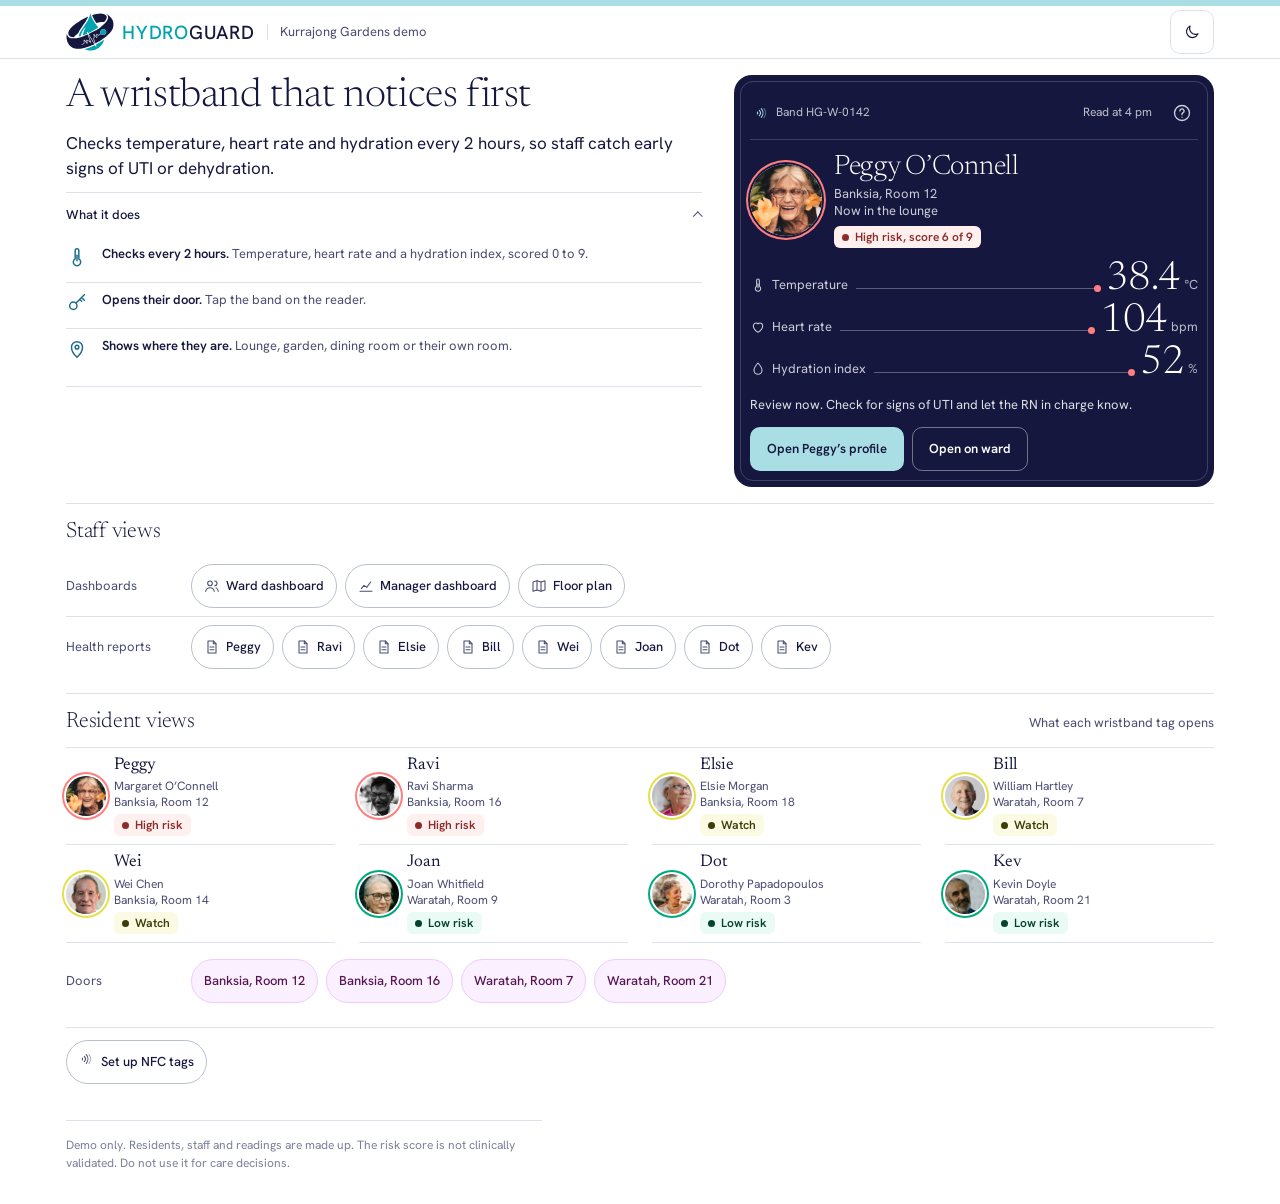
<file: index.html>
<!doctype html>
<html lang="en-AU">
<head>
  <meta charset="utf-8">
  <meta name="viewport" content="width=device-width, initial-scale=1">
  <title>HydroGuard demo</title>
  <meta name="description" content="HydroGuard demo: a resident wristband that checks temperature, heart rate and hydration every 2 hours, opens their door and shows where they are. Demo only.">
  <link rel="icon" href="assets/img/logo/hydroguard-mark.svg" type="image/svg+xml">
  <link rel="stylesheet" href="assets/css/hydroguard.css?v=4">
  <link rel="stylesheet" href="assets/css/hub.css?v=4">
</head>
<body>
  <main class="wrap hub" id="main">
    <section class="hub-top" aria-labelledby="hub-h">
      <div class="hub-lead">
        <h1 id="hub-h">A wristband that notices first</h1>
        <p>Checks temperature, heart rate and hydration every 2 hours, so staff catch early signs of UTI or dehydration.</p>
      </div>
      <details class="disclose hub-more">
        <summary>What it does</summary>
        <ul class="does ruled" aria-label="What the wristband does">
          <li><span class="does-icon" data-icon="thermo"></span><span><strong>Checks every 2 hours.</strong> Temperature, heart rate and a hydration index, scored 0 to 9.</span></li>
          <li><span class="does-icon" data-icon="key"></span><span><strong>Opens their door.</strong> Tap the band on the reader.</span></li>
          <li><span class="does-icon" data-icon="pin"></span><span><strong>Shows where they are.</strong> Lounge, garden, dining room or their own room.</span></li>
        </ul>
      </details>
      <div id="live" class="hub-live"></div>
    </section>

    <section class="section" aria-labelledby="staff-h">
      <div class="section-head"><h2 id="staff-h">Staff views</h2></div>
      <ul class="view-list ruled" id="staff-list"></ul>
    </section>

    <section class="section" aria-labelledby="res-h">
      <div class="section-head">
        <h2 id="res-h">Resident views</h2>
        <span class="small muted">What each wristband tag opens</span>
      </div>
      <ul class="res-grid" id="res-grid"></ul>
      <ul class="view-list doors" id="door-list"></ul>
    </section>

    <section class="section hub-nfc" aria-label="NFC tags">
      <a class="more-btn" href="tags.html"><span data-icon="nfc"></span><span>Set up NFC tags</span></a>
    </section>
  </main>

  <script src="assets/js/scoring.js?v=4"></script>
  <script src="assets/js/data.js?v=4"></script>
  <script src="assets/js/ui.js?v=4"></script>
  <script src="assets/js/hub.js?v=4"></script>
</body>
</html>
</file>
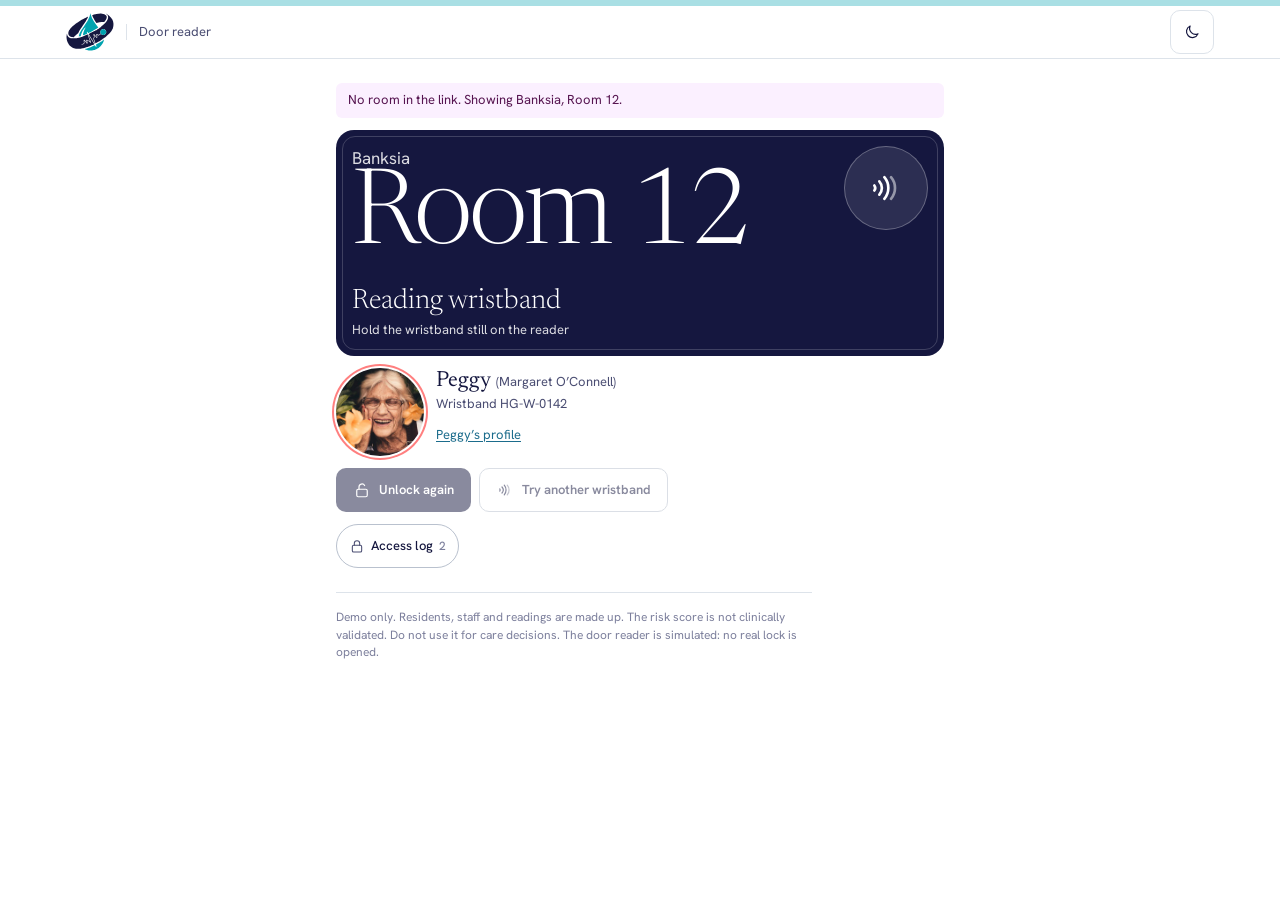
<file: door.html>
<!doctype html>
<html lang="en-AU">
<head>
  <meta charset="utf-8">
  <meta name="viewport" content="width=device-width, initial-scale=1">
  <title>Door reader – HydroGuard</title>
  <link rel="icon" href="assets/img/logo/hydroguard-mark.svg" type="image/svg+xml">
  <meta name="description" content="HydroGuard door reader: tap a wristband to unlock a resident's room.">
  <link rel="stylesheet" href="assets/css/hydroguard.css?v=4">
  <link rel="stylesheet" href="assets/css/door.css?v=4">
</head>
<body class="door-page">
  <main class="wrap door-main" id="main">
    <noscript><p>This demo needs JavaScript to show the door reader.</p></noscript>
  </main>
  <script src="assets/js/scoring.js?v=4"></script>
  <script src="assets/js/data.js?v=4"></script>
  <script src="assets/js/ui.js?v=4"></script>
  <script src="assets/js/door.js?v=4"></script>
</body>
</html>
</file>
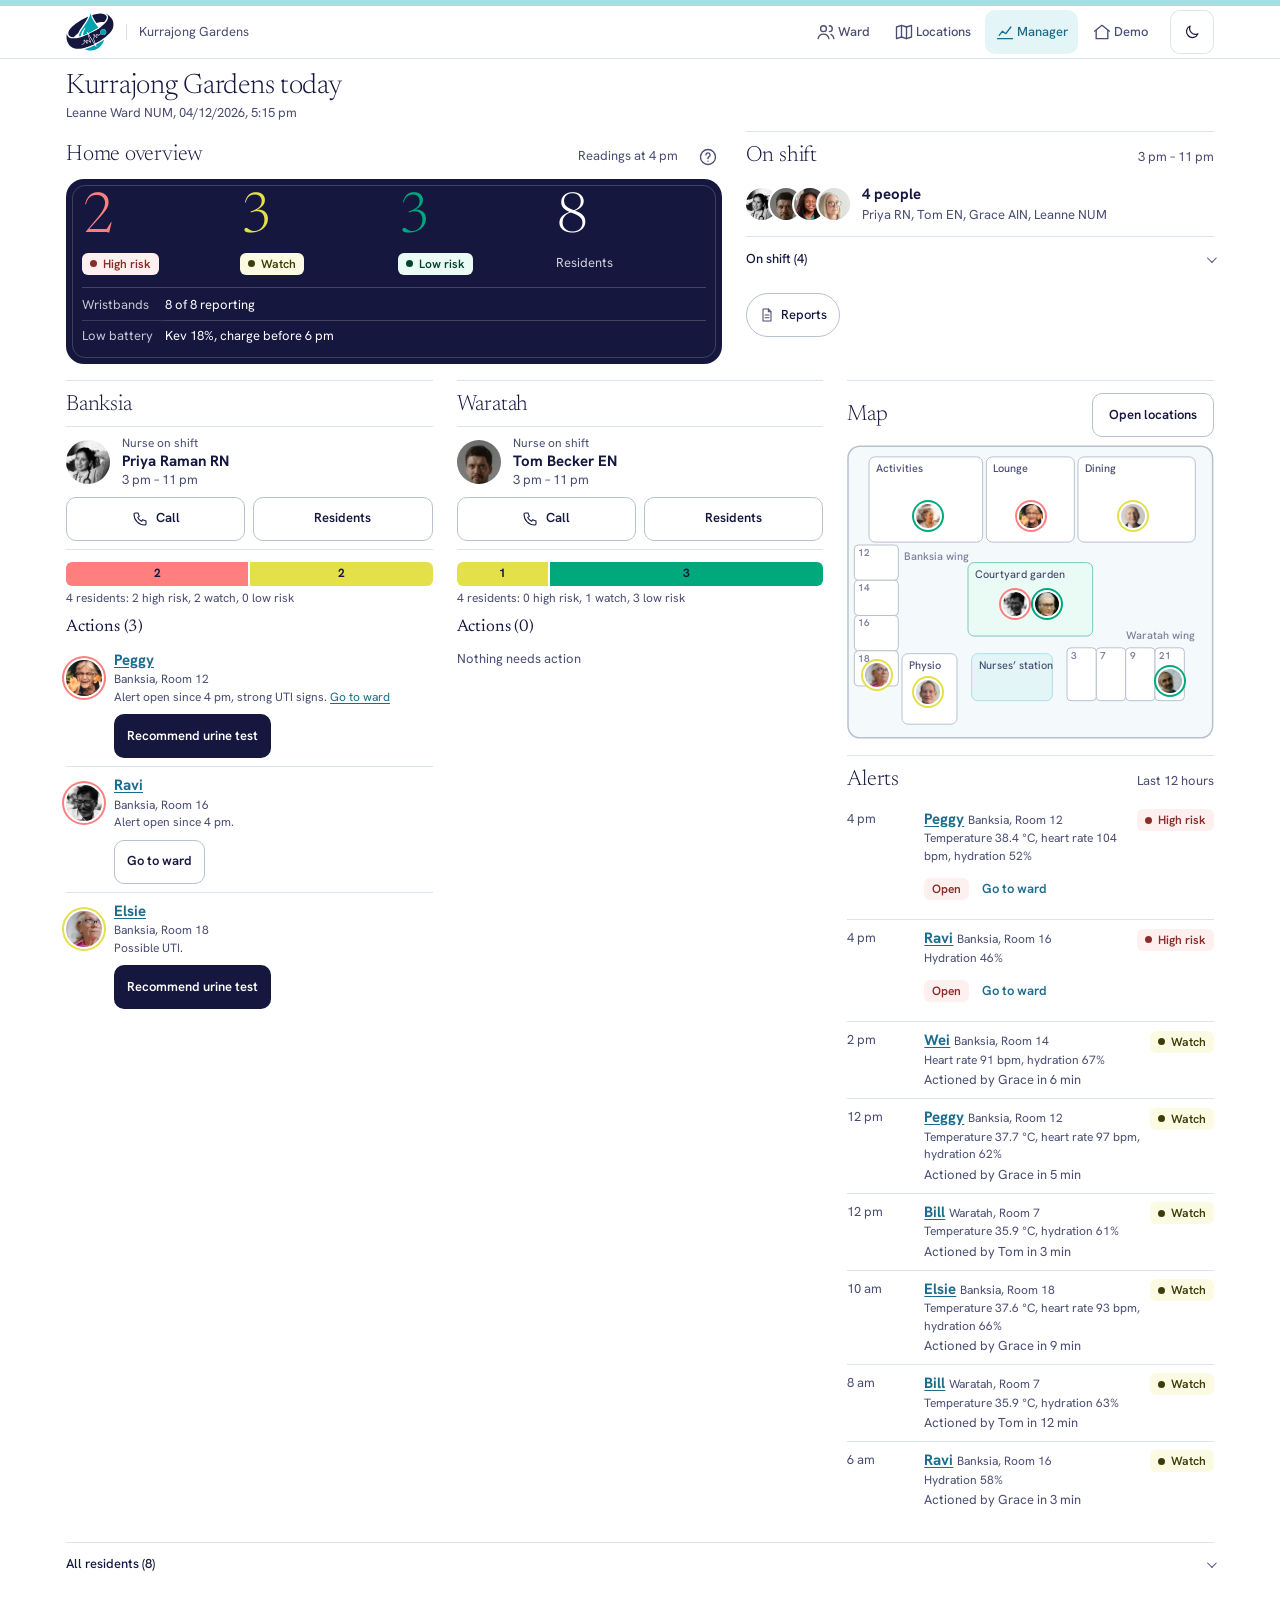
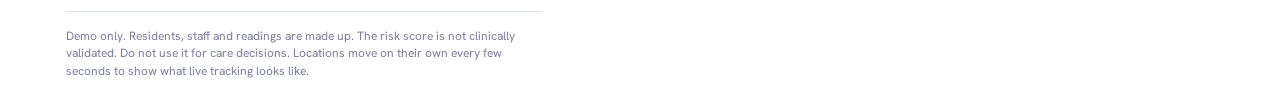
<file: manager.html>
<!doctype html>
<html lang="en-AU">
<head>
  <meta charset="utf-8">
  <meta name="viewport" content="width=device-width, initial-scale=1">
  <title>Manager dashboard – HydroGuard</title>
  <link rel="icon" href="assets/img/logo/hydroguard-mark.svg" type="image/svg+xml">
  <meta name="description" content="Nurse Unit Manager dashboard: risk across the home, live locations, alert response, UTI watch, staffing and reports. Demo only.">
  <link rel="stylesheet" href="assets/css/hydroguard.css?v=4">
  <link rel="stylesheet" href="assets/css/manager.css?v=4">
</head>
<body>
  <main class="wrap mgr" id="main">
    <!-- Two views on one page: manager.html (manager view) and manager.html#map (locations view).
         manager.js switches them on hashchange and moves the one floor plan (#plan) between the two slots. -->

    <!-- ================= Manager view ================= -->
    <div class="mv" id="mv">
      <div class="mgr-head">
        <h1 id="mv-h" tabindex="-1">Kurrajong Gardens today</h1>
        <p class="small muted" id="who"></p>
      </div>

      <div class="mv-top">
        <section class="section m-overview" aria-labelledby="ov-h">
          <div class="section-head">
            <h2 id="ov-h">Home overview</h2>
            <span class="head-end"><span class="small muted" id="ov-time"></span><span id="ov-help"></span></span>
          </div>
          <div class="block ov-block" id="ov-block"></div>
        </section>

        <section class="section m-staff" aria-labelledby="st-h">
          <div class="section-head"><h2 id="st-h">On shift</h2><span class="small muted" id="shift-text"></span></div>
          <div class="staff-strip" id="staff-strip"></div>
          <details class="disclose staff-disclose">
            <summary id="staff-sum">On shift</summary>
            <div class="ruled staff-list" id="staff-list"></div>
          </details>
          <div class="more-row mv-tools" id="mv-tools"></div>
        </section>
      </div>

      <div class="mv-cols">
        <section class="section wing-col" data-wing="Banksia" aria-labelledby="wing-h-banksia"></section>
        <section class="section wing-col" data-wing="Waratah" aria-labelledby="wing-h-waratah"></section>
        <div class="mv-side">
          <section class="section m-mini" aria-labelledby="mini-h">
            <div class="section-head"><h2 id="mini-h">Map</h2><a class="btn secondary" href="manager.html#map">Open locations</a></div>
            <div class="mini-slot" id="mini-slot"></div>
          </section>
          <section class="section m-alerts" aria-labelledby="mal-h">
            <div class="section-head"><h2 id="mal-h">Alerts</h2><span class="small muted">Last 12 hours</span></div>
            <div class="ruled al-list" data-alerts></div>
          </section>
        </div>
      </div>

      <details class="disclose all-res">
        <summary id="all-sum">All residents</summary>
        <div class="table-scroll"><table class="table all-table" id="all-table"></table></div>
      </details>
    </div>

    <!-- ================= Locations view ================= -->
    <div class="lv" id="lv" hidden>
      <section class="m-map" id="map" aria-labelledby="map-h">
        <div class="section-head lv-head">
          <h1 id="map-h" tabindex="-1">Where residents are</h1>
          <div class="live" id="live">
            <span class="live-dot" aria-hidden="true"></span><strong>Live</strong>
            <span class="small muted" id="live-ago">updated 5 sec ago</span>
            <button type="button" class="btn ghost live-toggle" id="live-toggle" aria-pressed="false">Pause</button>
          </div>
        </div>
        <p class="xs muted map-key">Tap a resident for details. Ring colour:
          <span class="chip high">High risk</span> <span class="chip watch">Watch</span> <span class="chip low">Low risk</span></p>

        <div class="map-stage" id="map-slot">
          <!-- The floor plan. Starts here; manager.js moves it to #mini-slot in the manager view. -->
          <div class="plan" id="plan">
            <div class="plan-svg" id="plan-svg" aria-hidden="true"></div>
            <div class="plan-dots" id="plan-dots"></div>
            <div class="pop" id="pop" role="dialog" aria-labelledby="pop-name" hidden></div>
          </div>

          <aside class="lv-panel" id="lv-panel" aria-label="Alerts and access">
            <button type="button" class="btn secondary panel-toggle" id="panel-toggle" aria-expanded="true" aria-controls="panel-body">Hide panel</button>
            <div class="panel-body" id="panel-body">
              <details class="disclose">
                <summary data-attn-head="all" data-label="Needs attention">Needs attention</summary>
                <div class="ruled attn-list" data-attn="all"></div>
              </details>
              <details class="disclose al-disclose" id="al-disclose">
                <summary id="al-sum">Alert history</summary>
                <div>
                  <p class="xs muted">Last 12 hours</p>
                  <div class="al-stats" id="al-stats"></div>
                  <div class="ruled al-list" data-alerts></div>
                  <h3 class="sub-h">Alerts by day, last 14 days</h3>
                  <div class="al-chart" id="al-chart"></div>
                  <p class="xs muted al-legend"><span class="key high"></span>High risk <span class="key watch"></span>Watch</p>
                </div>
              </details>
              <details class="disclose">
                <summary id="uti-sum">UTI watch</summary>
                <div>
                  <ul class="small uti-intro">
                    <li>Temperature up</li>
                    <li>Hydration down</li>
                    <li>More night bathroom visits</li>
                  </ul>
                  <div class="ruled uti-list" id="uti-list"></div>
                </div>
              </details>
              <details class="disclose">
                <summary>Door access</summary>
                <div class="ruled door-feed" id="door-feed"></div>
              </details>
            </div>
          </aside>
        </div>

        <details class="disclose loc-disclose">
          <summary>List view</summary>
          <div class="ruled loc-list" id="loc-list"></div>
        </details>
      </section>
    </div>

    <!-- Printed only -->
    <section class="print-summary" id="print-summary" aria-hidden="true"></section>
  </main>

  <script src="assets/js/scoring.js?v=4"></script>
  <script src="assets/js/data.js?v=4"></script>
  <script src="assets/js/ui.js?v=4"></script>
  <script src="assets/js/manager.js?v=4"></script>
</body>
</html>
</file>
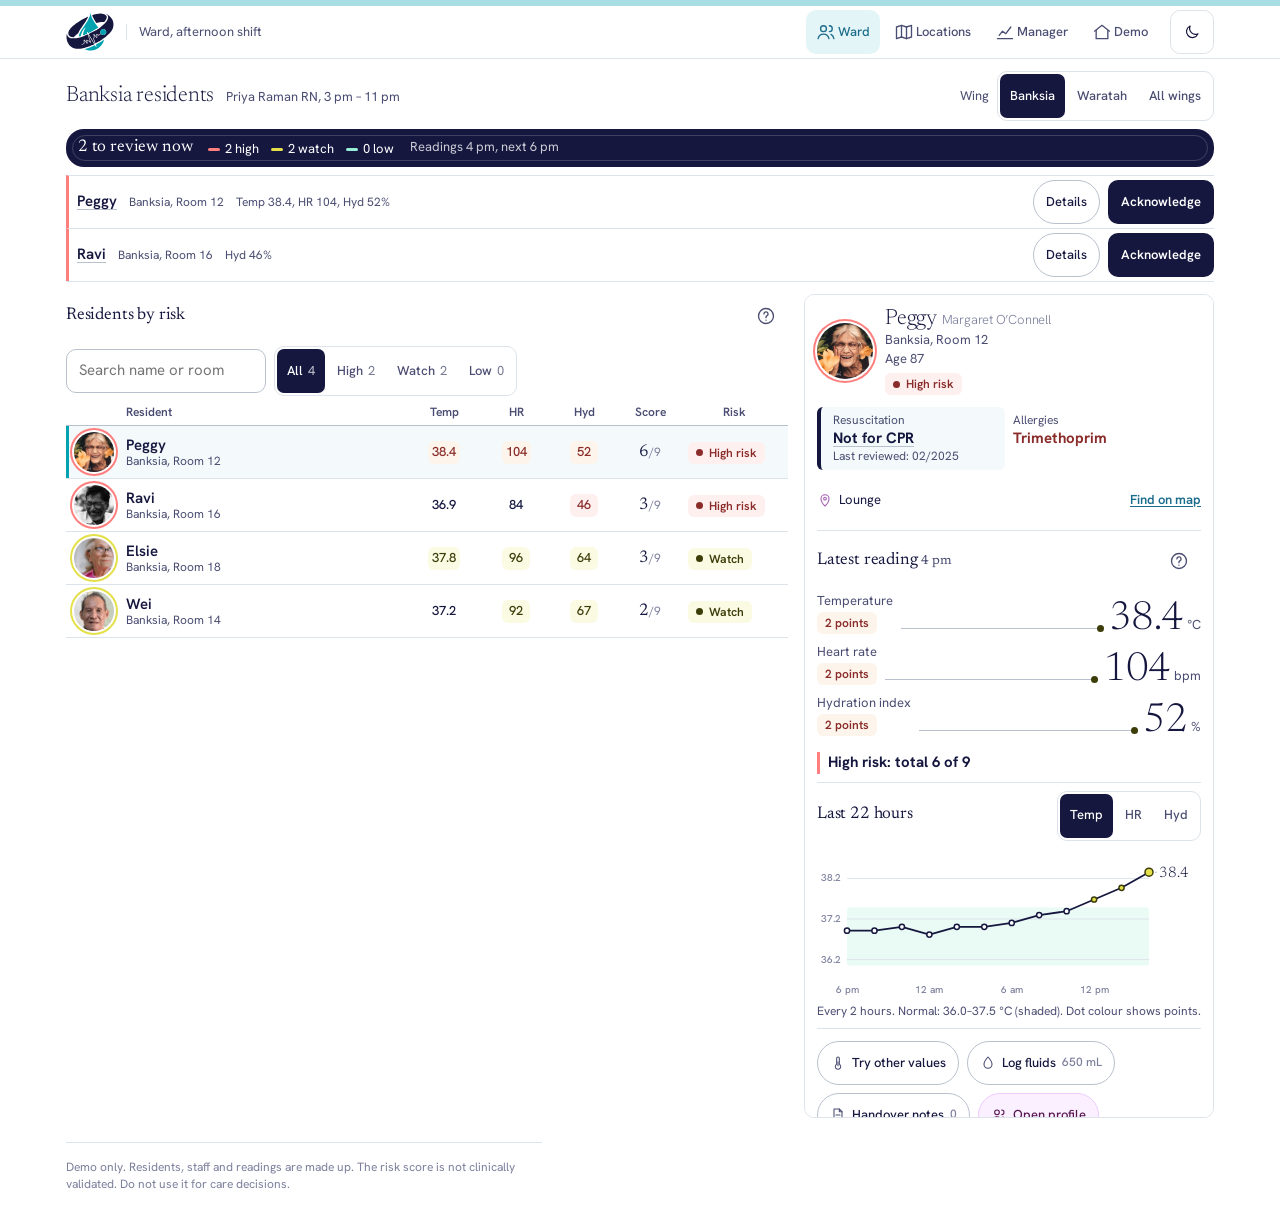
<file: nurse.html>
<!doctype html>
<html lang="en-AU">
<head>
  <meta charset="utf-8">
  <meta name="viewport" content="width=device-width, initial-scale=1">
  <title>Ward dashboard – HydroGuard</title>
  <link rel="icon" href="assets/img/logo/hydroguard-mark.svg" type="image/svg+xml">
  <meta name="description" content="RN ward dashboard: residents sorted by HydroGuard risk, alerts, fluids and handover notes. Demo only.">
  <link rel="stylesheet" href="assets/css/hydroguard.css?v=4">
  <link rel="stylesheet" href="assets/css/nurse.css?v=4">
</head>
<body>
  <main class="wrap nurse" id="main">
    <div class="nurse-head">
      <div class="nurse-title">
        <h1 id="ward-h">Banksia residents</h1>
        <p class="small muted" id="who"></p>
      </div>
      <div class="wing-pick">
        <span class="small muted" id="wing-l">Wing</span>
        <div class="seg wings" id="wings" role="group" aria-labelledby="wing-l"></div>
      </div>
    </div>

    <section class="block shift" id="shift" aria-label="Shift summary"></section>

    <section class="alerts" id="alerts" aria-labelledby="alerts-h" hidden>
      <h2 id="alerts-h" class="visually-hidden">Alerts</h2>
      <ul class="alert-list" id="alert-list"></ul>
    </section>

    <div class="ward-grid">
      <section class="ward-list" aria-labelledby="list-h">
        <div class="toolbar">
          <div class="list-title">
            <h2 id="list-h" class="sub-h">Residents by risk</h2>
            <span id="score-help"></span>
          </div>
          <label class="search">
            <span class="visually-hidden">Search by name or room</span>
            <input class="input" type="search" id="search" placeholder="Search name or room" autocomplete="off">
          </label>
          <div class="seg filters" id="filters" role="group" aria-label="Show residents by risk level"></div>
        </div>
        <div class="res-head" aria-hidden="true">
          <span></span><span>Resident</span><span>Temp</span><span>HR</span><span>Hyd</span><span>Score</span><span class="col-risk">Risk</span>
        </div>
        <ul class="res-list" id="res-list"></ul>
        <p class="empty small muted" id="empty" hidden></p>
      </section>

      <aside class="detail-pane" id="detail-pane" aria-label="Resident details"></aside>
    </div>
  </main>

  <script src="assets/js/scoring.js?v=4"></script>
  <script src="assets/js/data.js?v=4"></script>
  <script src="assets/js/ui.js?v=4"></script>
  <script src="assets/js/nurse.js?v=4"></script>
</body>
</html>
</file>
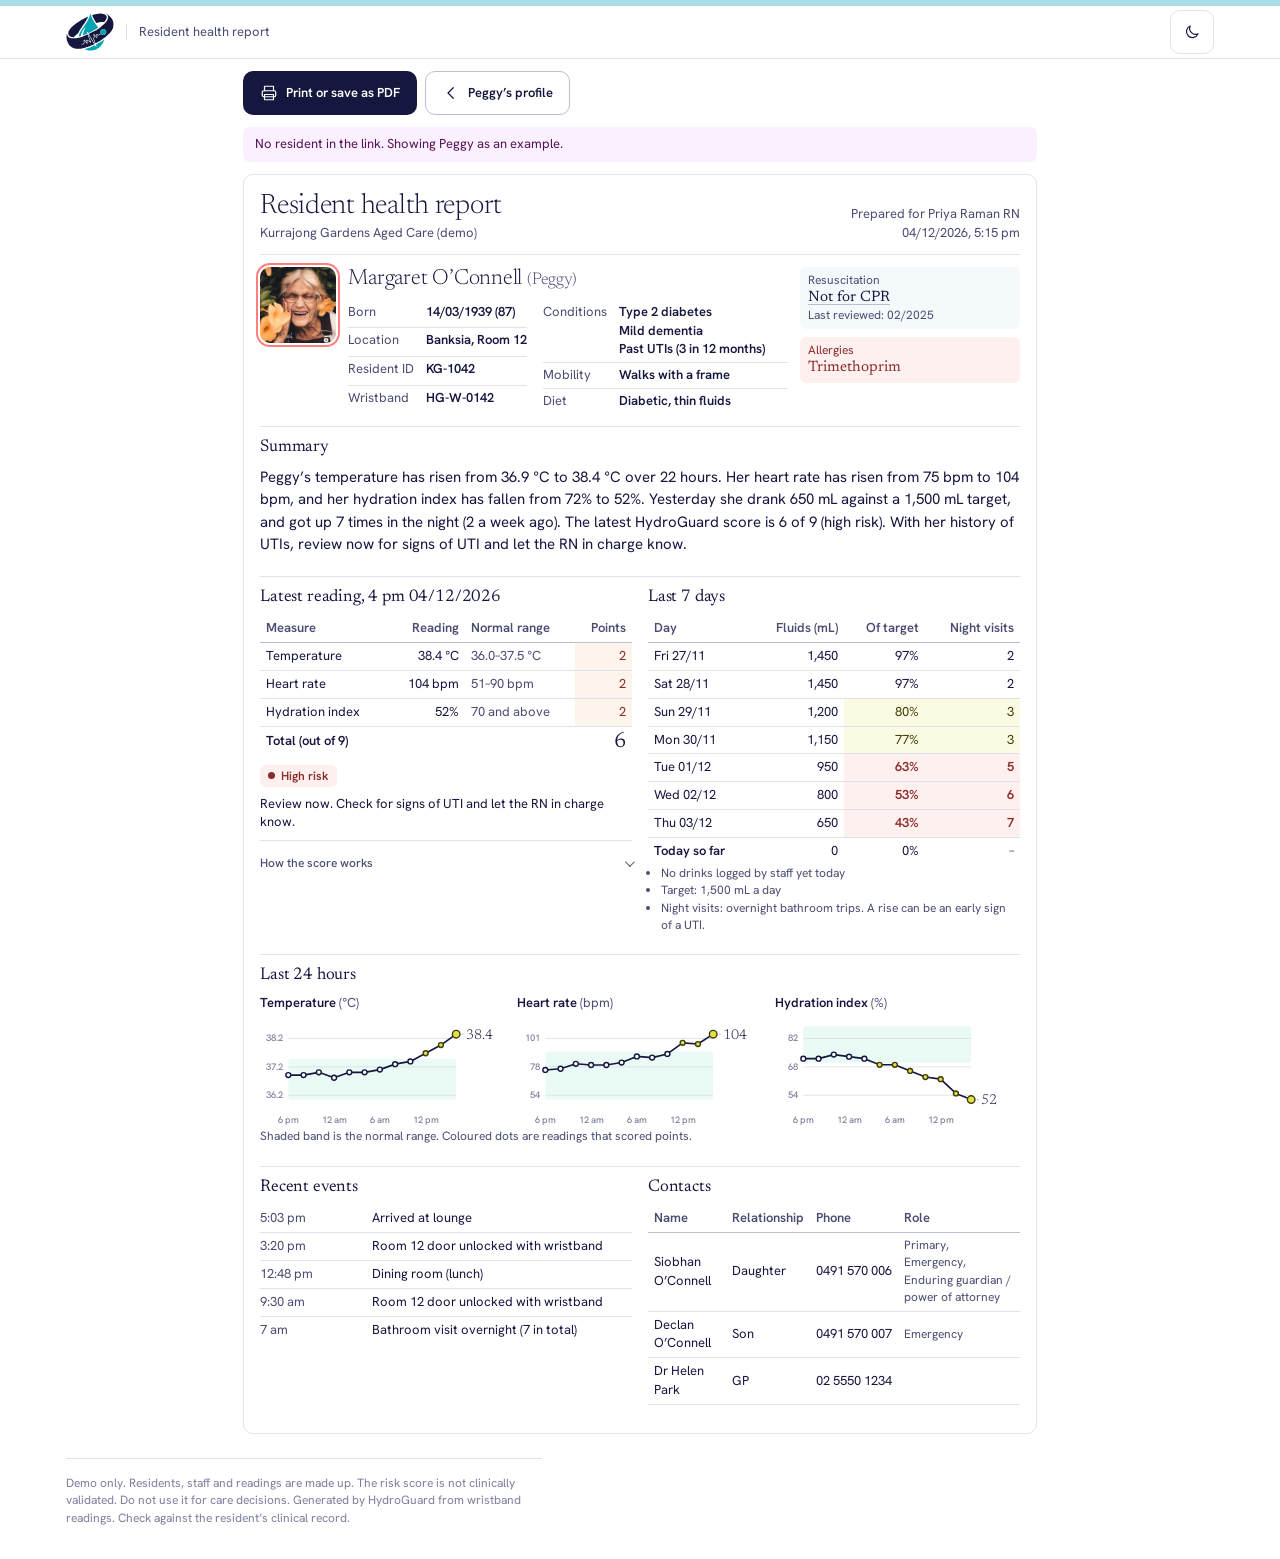
<file: report.html>
<!doctype html>
<html lang="en-AU">
<head>
  <meta charset="utf-8">
  <meta name="viewport" content="width=device-width, initial-scale=1">
  <title>Resident health report – HydroGuard</title>
  <link rel="icon" href="assets/img/logo/hydroguard-mark.svg" type="image/svg+xml">
  <meta name="description" content="Printable one-page HydroGuard health report for a resident.">
  <link rel="stylesheet" href="assets/css/hydroguard.css?v=4">
  <link rel="stylesheet" href="assets/css/report.css?v=4">
</head>
<body class="rp-body">
  <main class="wrap rp-main" id="main">
    <noscript><p>This demo needs JavaScript to build the report.</p></noscript>
  </main>
  <script src="assets/js/scoring.js?v=4"></script>
  <script src="assets/js/data.js?v=4"></script>
  <script src="assets/js/ui.js?v=4"></script>
  <script src="assets/js/report.js?v=4"></script>
</body>
</html>
</file>
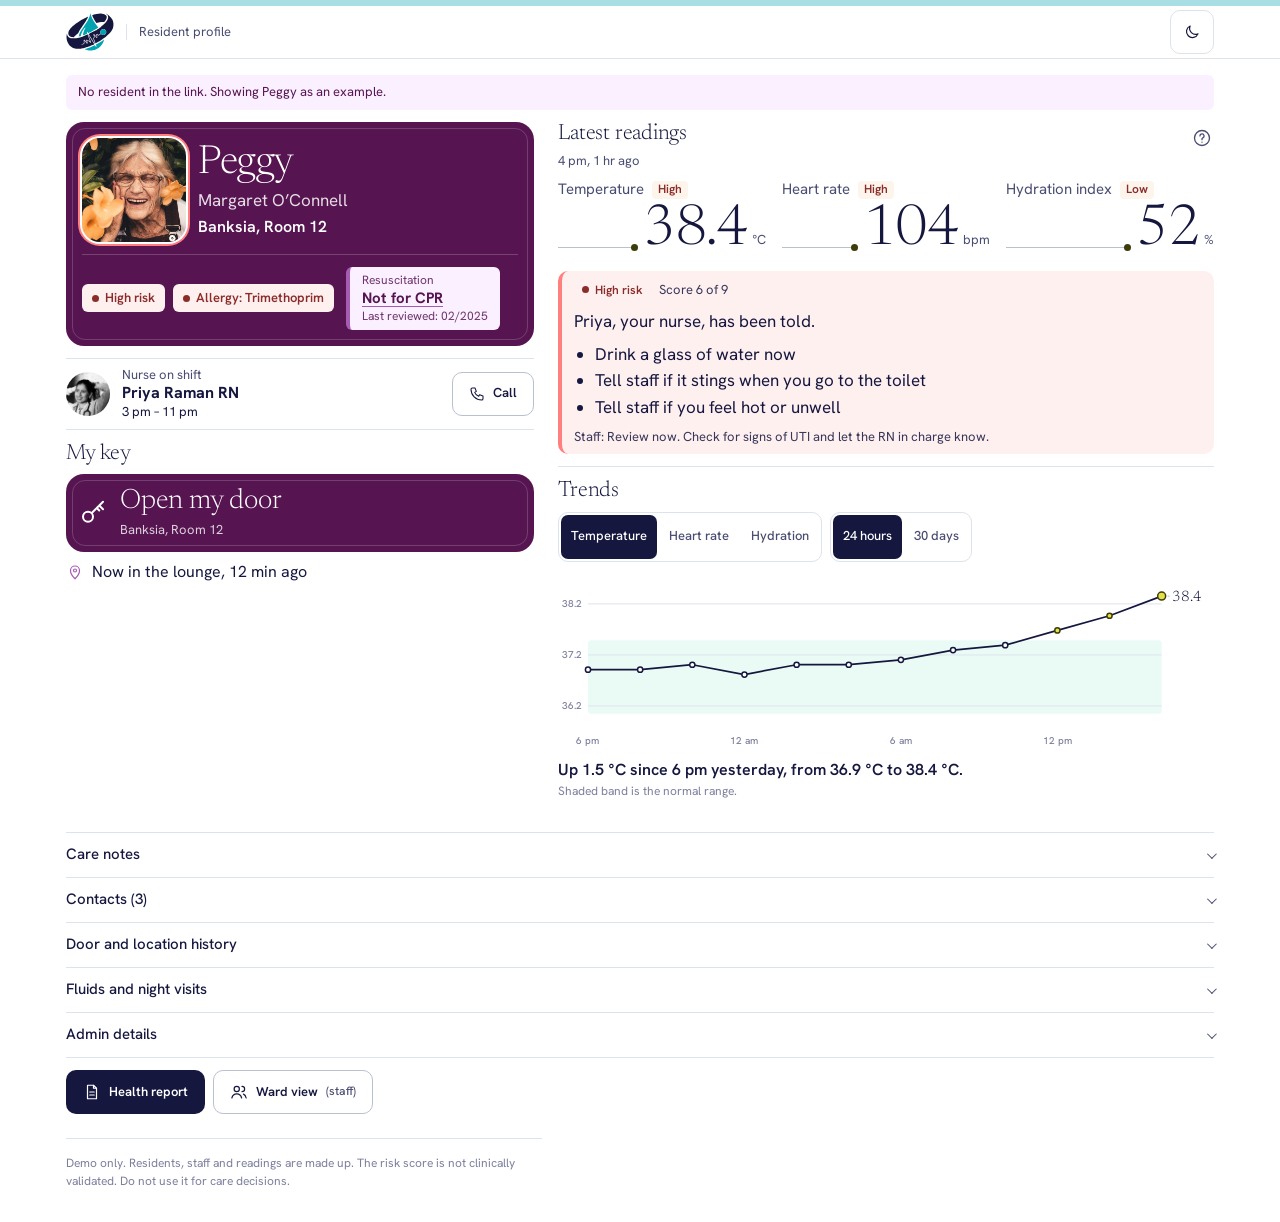
<file: resident.html>
<!doctype html>
<html lang="en-AU">
<head>
  <meta charset="utf-8">
  <meta name="viewport" content="width=device-width, initial-scale=1">
  <title>Resident profile – HydroGuard</title>
  <link rel="icon" href="assets/img/logo/hydroguard-mark.svg" type="image/svg+xml">
  <meta name="description" content="HydroGuard resident profile: identity, room key, latest readings, trends and contacts.">
  <link rel="stylesheet" href="assets/css/hydroguard.css?v=4">
  <link rel="stylesheet" href="assets/css/resident.css?v=4">
</head>
<body class="res-page">
  <main class="wrap res-main" id="main">
    <noscript><p>This demo needs JavaScript to show the resident’s profile.</p></noscript>
  </main>
  <script src="assets/js/scoring.js?v=4"></script>
  <script src="assets/js/data.js?v=4"></script>
  <script src="assets/js/ui.js?v=4"></script>
  <script src="assets/js/resident.js?v=4"></script>
</body>
</html>
</file>
<file: assets/css/hydroguard.css>
/* HydroGuard demo — shared design system
   Brand language follows the Tendable guidelines (Hangar):
   navy ink, Aqua primary, Moss / Coral / Lilac secondaries, light serif headlines,
   neo-grotesque body, dot-on-hairline callouts, thin aqua band at the top of each page.
   Shared file: page-specific styles live in assets/css/<page>.css */

@import url('https://fonts.googleapis.com/css2?family=Hanken+Grotesk:wght@400;500;600;700&family=Newsreader:opsz,wght@6..72,300;6..72,400&display=swap');

:root {
  /* Aqua (primary) */
  --aqua-50: #E3F5F6;
  --aqua-100: #A9DFE4;
  --aqua-400: #00A3AF;
  --aqua-600: #1B6C8C;
  --aqua-800: #2C3168;
  --navy: #15173F;

  /* Moss — low risk / good */
  --moss-50: #EAFBF5;
  --moss-200: #98EDD9;
  --moss-500: #00A97C;
  --moss-800: #04432F;

  /* Olive / yellow — watch */
  --olive-50: #FBFBE3;
  --olive-300: #E3E04A;
  --olive-800: #3D3D0A;

  /* Coral — high risk */
  --coral-50: #FFF0F0;
  --coral-200: #FFC9C9;
  --coral-400: #FF7F7F;
  --coral-800: #8A2C2A;

  /* Lilac — personal / resident side */
  --lilac-50: #FBF0FF;
  --lilac-200: #EFCBFF;
  --lilac-500: #A55DB3;
  --lilac-800: #561450;

  /* Semantic tokens (light) */
  --bg: #FFFFFF;
  --bg-sunk: #F4FAFB;
  --surface: #FFFFFF;
  --ink: var(--navy);
  --ink-2: #4A4D72;
  --ink-3: #7C7F9C;
  --rule: #DDE3EA;
  --rule-strong: #B9C1CE;
  --band: var(--aqua-100);
  --accent: var(--aqua-400);
  --accent-ink: var(--aqua-600);
  --focus: #00A3AF;

  --low-bg: var(--moss-50);   --low-ink: var(--moss-800);   --low-mark: var(--moss-500);
  --watch-bg: var(--olive-50); --watch-ink: var(--olive-800); --watch-mark: var(--olive-300);
  --high-bg: var(--coral-50); --high-ink: var(--coral-800); --high-mark: var(--coral-400);
  --me-bg: var(--lilac-50);   --me-ink: var(--lilac-800);   --me-mark: var(--lilac-500);

  /* Type */
  --serif: 'Newsreader', 'Iowan Old Style', Georgia, serif;
  --sans: 'Hanken Grotesk', system-ui, -apple-system, 'Segoe UI', sans-serif;
  --fs-xs: 0.75rem;   /* 12 */
  --fs-sm: 0.8125rem; /* 13 */
  --fs-base: 0.9375rem; /* 15 */
  --fs-md: 1.0625rem; /* 17 */
  --fs-lg: 1.375rem;  /* 22 */
  --fs-xl: 1.75rem;   /* 28 */
  --fs-2xl: 2.5rem;   /* 40 */
  --fs-3xl: 3.5rem;   /* 56 */

  /* Space — deliberately tight */
  --s1: 4px; --s2: 8px; --s3: 12px; --s4: 16px; --s5: 24px; --s6: 32px;
  --gutter: 16px;
  --radius-lg: 18px;  /* big colour blocks (guideline cover style) */
  --radius: 10px;     /* controls */
  --radius-sm: 6px;   /* chips */
  --maxw: 1180px;
}

@media (prefers-color-scheme: dark) {
  :root:not([data-theme="light"]) {
    --bg: #0F1131; --bg-sunk: #15173F; --surface: #191C49;
    --ink: #EEF3F8; --ink-2: #B8BED8; --ink-3: #868CB0;
    --rule: #2A2E62; --rule-strong: #3E4380; --band: #1B6C8C;
    --accent: #3FC5CF; --accent-ink: #7FDCE3; --focus: #7FDCE3;
    --low-bg: #0D3A2E; --low-ink: #98EDD9; --low-mark: #00C48F;
    --watch-bg: #34340E; --watch-ink: #F0EE8A; --watch-mark: #E3E04A;
    --high-bg: #4A1A22; --high-ink: #FFC9C9; --high-mark: #FF8A8A;
    --me-bg: #3A1440; --me-ink: #EFCBFF; --me-mark: #C98BD6;
  }
}
:root[data-theme="dark"] {
  --bg: #0F1131; --bg-sunk: #15173F; --surface: #191C49;
  --ink: #EEF3F8; --ink-2: #B8BED8; --ink-3: #868CB0;
  --rule: #2A2E62; --rule-strong: #3E4380; --band: #1B6C8C;
  --accent: #3FC5CF; --accent-ink: #7FDCE3; --focus: #7FDCE3;
  --low-bg: #0D3A2E; --low-ink: #98EDD9; --low-mark: #00C48F;
  --watch-bg: #34340E; --watch-ink: #F0EE8A; --watch-mark: #E3E04A;
  --high-bg: #4A1A22; --high-ink: #FFC9C9; --high-mark: #FF8A8A;
  --me-bg: #3A1440; --me-ink: #EFCBFF; --me-mark: #C98BD6;
}

/* ---------- Base ---------- */
*, *::before, *::after { box-sizing: border-box; }
html { -webkit-text-size-adjust: 100%; }
body {
  margin: 0;
  background: var(--bg);
  color: var(--ink);
  font: 400 var(--fs-base)/1.45 var(--sans);
  font-variant-numeric: tabular-nums;
  border-top: 6px solid var(--band); /* guideline page band */
  min-height: 100vh;
}
img { max-width: 100%; display: block; }
a { color: var(--accent-ink); text-underline-offset: 2px; }
button, input, select, textarea { font: inherit; color: inherit; }
:focus-visible { outline: 2px solid var(--focus); outline-offset: 2px; border-radius: 4px; }
@media (prefers-reduced-motion: reduce) {
  *, *::before, *::after { animation-duration: 0.001ms !important; transition-duration: 0.001ms !important; }
}

h1, h2, h3, .serif {
  font-family: var(--serif);
  font-weight: 300;
  font-optical-sizing: auto;
  letter-spacing: -0.01em;
  line-height: 1.1;
  margin: 0;
}
h1 { font-size: var(--fs-xl); }
h2 { font-size: var(--fs-lg); }
h3 { font-size: var(--fs-md); font-weight: 400; }
p { margin: 0 0 var(--s2); max-width: 68ch; }
.muted { color: var(--ink-2); }
.faint { color: var(--ink-3); }
.small { font-size: var(--fs-sm); }
.xs { font-size: var(--fs-xs); }
.visually-hidden { position: absolute !important; width: 1px; height: 1px; overflow: hidden; clip: rect(0 0 0 0); white-space: nowrap; }

/* ---------- Layout ---------- */
.wrap { max-width: var(--maxw); margin: 0 auto; padding: 0 var(--gutter); }
.stack > * + * { margin-top: var(--s3); }
.row { display: flex; gap: var(--s2); align-items: center; }
.row-between { display: flex; gap: var(--s2); align-items: center; justify-content: space-between; }
.grid-2 { display: grid; gap: var(--s4); }
@media (min-width: 900px) { .grid-2 { grid-template-columns: 1fr 1fr; } }
.section { padding: var(--s4) 0; border-top: 1px solid var(--rule); }
.section:first-child { border-top: 0; }
.section-head { display: flex; align-items: baseline; justify-content: space-between; gap: var(--s2); margin-bottom: var(--s3); }

/* ---------- App header ---------- */
.hg-header {
  position: sticky; top: 0; z-index: 20;
  background: var(--bg); /* no backdrop-filter: it would trap the fixed mobile tab bar */
  border-bottom: 1px solid var(--rule);
}
.hg-header .wrap { display: flex; align-items: center; gap: var(--s3); min-height: 52px; }
.hg-logo { display: flex; align-items: center; gap: var(--s2); text-decoration: none; color: var(--ink); }
.hg-logo .mark { display: block; width: 48px; height: 38px; } /* mark art is 438×348 */
.hg-logo .mark img { width: 100%; height: 100%; display: block; }
/* Show the logo matching the site theme (ui.js always sets data-theme) */
.hg-logo .mark .logo-dark { display: none; }
:root[data-theme="dark"] .hg-logo .mark .logo-light { display: none; }
:root[data-theme="dark"] .hg-logo .mark .logo-dark { display: block; }
/* Wordmark matches the logo: geometric caps, HYDRO in aqua, GUARD in ink */
.hg-logo .word { font: 500 19px/1 var(--sans); letter-spacing: 0.04em; }
.hg-logo .word .hydro { color: var(--accent); }
.hg-logo .word .guard { color: var(--ink); }
.hg-header .context { font-size: var(--fs-sm); color: var(--ink-2); border-left: 1px solid var(--rule); padding-left: var(--s3); line-height: 1.25; min-width: 0; }
@media (max-width: 419px) { .hg-header .context { font-size: var(--fs-xs); } }
.hg-header .spacer { flex: 1; }
.icon-btn {
  width: 44px; height: 44px; flex: none; border-radius: var(--radius); border: 1px solid var(--rule);
  background: var(--surface); display: grid; place-items: center; cursor: pointer; color: var(--ink);
}
.icon-btn:hover { border-color: var(--rule-strong); }
.icon-btn svg { width: 18px; height: 18px; }

/* Bottom tab bar (mobile) / inline nav (desktop) */
.hg-tabs {
  position: fixed; bottom: 0; left: 0; right: 0; z-index: 20;
  display: flex; background: var(--surface); border-top: 1px solid var(--rule);
  padding-bottom: env(safe-area-inset-bottom);
}
.hg-tabs a {
  flex: 1; text-align: center; padding: var(--s2) 0 var(--s2); font-size: var(--fs-xs); font-weight: 500;
  color: var(--ink-2); text-decoration: none; display: flex; flex-direction: column; align-items: center; gap: 2px;
}
.hg-tabs a svg { width: 20px; height: 20px; }
.hg-tabs a[aria-current="page"] { color: var(--accent-ink); }
body.has-tabs { padding-bottom: 72px; }
@media (min-width: 900px) {
  .hg-tabs { position: static; border: 0; background: none; padding: 0; gap: var(--s1); }
  .hg-tabs a { flex: none; flex-direction: row; align-items: center; min-height: 44px; padding: 0 10px; border-radius: var(--radius); font-size: var(--fs-sm); }
  .hg-tabs a[aria-current="page"] { background: var(--aqua-50); color: var(--aqua-600); }
  :root[data-theme="dark"] .hg-tabs a[aria-current="page"] { background: var(--rule); color: var(--accent-ink); }
  body.has-tabs { padding-bottom: 0; }
}

/* ---------- Colour blocks (guideline cover style: block + inset hairline frame) ---------- */
.block {
  position: relative; border-radius: var(--radius-lg); padding: var(--s4);
  background: var(--navy); color: #fff;
}
.block::after {
  content: ""; position: absolute; inset: 6px; border-radius: calc(var(--radius-lg) - 5px);
  border: 1px solid rgba(255,255,255,0.18); pointer-events: none;
}
.block > * { position: relative; z-index: 1; }
.block.moss { background: var(--moss-800); }
.block.coral { background: var(--coral-800); }
.block.lilac { background: var(--lilac-800); }
.block.aqua { background: var(--aqua-600); }
.block.light { background: var(--aqua-50); color: var(--navy); }
.block.light::after { border-color: rgba(21,23,63,0.12); }

/* ---------- Panels: ruled, not boxed ---------- */
.panel { background: var(--surface); border: 1px solid var(--rule); border-radius: var(--radius); padding: var(--s3); }
.ruled > * { border-top: 1px solid var(--rule); padding: var(--s2) 0; }
.ruled > *:first-child { border-top: 0; }

/* ---------- Dot-and-hairline callout (signature device) ---------- */
.callout { display: grid; grid-template-columns: auto 1fr auto; align-items: end; gap: var(--s2); }
.callout .label { font-size: var(--fs-sm); color: var(--ink-2); padding-bottom: 6px; }
.callout .line { position: relative; height: 1px; background: var(--rule-strong); margin-bottom: 11px; }
.callout .line::after {
  content: ""; position: absolute; right: -3px; top: -3px; width: 7px; height: 7px; border-radius: 50%;
  background: var(--ink);
}
.callout .line.low::after { background: var(--low-mark); }
.callout .line.watch::after { background: var(--olive-800); }
.callout .line.high::after { background: var(--high-mark); }
.reading { font: 300 var(--fs-2xl)/1 var(--serif); letter-spacing: -0.02em; }
.reading .unit { font: 400 var(--fs-sm)/1 var(--sans); color: var(--ink-2); margin-left: 4px; letter-spacing: 0; }
.reading.xl { font-size: var(--fs-3xl); }

/* ---------- Risk chips ---------- */
.chip {
  display: inline-flex; align-items: center; gap: 6px; padding: 2px 8px; border-radius: var(--radius-sm);
  font-size: var(--fs-xs); font-weight: 600; line-height: 1.5; max-width: 100%; /* wraps rather than overflows */
  background: var(--bg-sunk); color: var(--ink-2);
}
.chip::before { content: ""; width: 7px; height: 7px; border-radius: 50%; background: currentColor; }
.chip.plain::before { display: none; }
.chip.low { background: var(--low-bg); color: var(--low-ink); }
.chip.watch { background: var(--watch-bg); color: var(--watch-ink); }
.chip.high { background: var(--high-bg); color: var(--high-ink); }
.chip.me { background: var(--me-bg); color: var(--me-ink); }
/* score-coloured value cells: s0..s3 */
.s0 { color: var(--ink); }
.s1 { background: var(--watch-bg); color: var(--watch-ink); }
.s2 { background: color-mix(in srgb, var(--high-bg) 60%, var(--watch-bg)); color: var(--high-ink); }
.s3 { background: var(--high-bg); color: var(--high-ink); font-weight: 600; }

/* ---------- Buttons & controls ---------- */
.btn {
  display: inline-flex; align-items: center; justify-content: center; gap: var(--s2);
  min-height: 44px; padding: 0 var(--s4); border-radius: var(--radius); border: 1px solid transparent;
  background: var(--navy); color: #fff; font-weight: 600; font-size: var(--fs-sm);
  cursor: pointer; text-decoration: none;
}
:root[data-theme="dark"] .btn { background: var(--accent); color: var(--navy); }
.btn.secondary, :root[data-theme="dark"] .btn.secondary { background: var(--surface); color: var(--ink); border-color: var(--rule-strong); }
.btn.ghost, :root[data-theme="dark"] .btn.ghost { background: transparent; color: var(--accent-ink); padding: 0 var(--s2); }
:root[data-theme="dark"] .btn.danger { background: var(--coral-800); color: #fff; }
.btn.danger { background: var(--coral-800); color: #fff; }
.btn.block-btn { width: 100%; }
.btn:disabled { opacity: 0.5; cursor: not-allowed; }
.seg { display: inline-flex; border: 1px solid var(--rule); border-radius: var(--radius); padding: 2px; gap: 2px; background: var(--surface); }
.seg button { border: 0; background: none; min-height: 44px; padding: 0 10px; border-radius: 7px; font-size: var(--fs-sm); font-weight: 500; color: var(--ink-2); cursor: pointer; }
.seg button[aria-pressed="true"] { background: var(--navy); color: #fff; }
:root[data-theme="dark"] .seg button[aria-pressed="true"] { background: var(--accent); color: var(--navy); }
.input { min-height: 44px; padding: 0 var(--s3); border: 1px solid var(--rule-strong); border-radius: var(--radius); background: var(--surface); }
input[type="range"] { accent-color: var(--accent); width: 100%; }

/* ---------- Avatar ---------- */
.avatar {
  --size: 44px; width: var(--size); height: var(--size); border-radius: 50%; overflow: hidden; flex: none;
  background: var(--lilac-50); color: var(--lilac-800); display: grid; place-items: center;
  font: 400 calc(var(--size) * 0.4)/1 var(--serif);
}
.avatar { position: relative; }
.avatar img { position: absolute; inset: 0; width: 100%; height: 100%; object-fit: cover; }
.avatar.lg { --size: 88px; }
.avatar.xl { --size: 120px; border-radius: var(--radius-lg); }
.avatar.ring-high { box-shadow: 0 0 0 2px var(--bg), 0 0 0 4px var(--high-mark); }
.avatar.ring-watch { box-shadow: 0 0 0 2px var(--bg), 0 0 0 4px var(--olive-300); }
.avatar.ring-low { box-shadow: 0 0 0 2px var(--bg), 0 0 0 4px var(--low-mark); }

/* ---------- Tables ---------- */
.table { width: 100%; border-collapse: collapse; font-size: var(--fs-sm); }
.table th { text-align: left; font-weight: 600; color: var(--ink-2); padding: 6px 8px; border-bottom: 1px solid var(--rule-strong); }
.table td { padding: 6px 8px; border-bottom: 1px solid var(--rule); }
.table-scroll { overflow-x: auto; }

/* ---------- Charts (rendered by HG.chart) ---------- */
.hg-chart { width: 100%; height: auto; display: block; overflow: visible; }
.hg-chart .band { fill: var(--moss-50); }
:root[data-theme="dark"] .hg-chart .band { fill: rgba(0,196,143,0.12); }
.hg-chart .grid { stroke: var(--rule); stroke-width: 1; }
.hg-chart .axis { fill: var(--ink-3); font: 500 10px var(--sans); }
.hg-chart .line { fill: none; stroke: var(--ink); stroke-width: 1.75; stroke-linejoin: round; stroke-linecap: round; }
.hg-chart .dot { fill: var(--bg); stroke: var(--ink); stroke-width: 1.5; }
.hg-chart .dot.last { fill: var(--ink); }
.hg-chart .dot.s1, .hg-chart .dot.s2 { fill: var(--olive-300); stroke: var(--olive-800); }
.hg-chart .dot.s3 { fill: var(--high-mark); stroke: var(--coral-800); }
.hg-chart .leader { stroke: var(--rule-strong); stroke-dasharray: 2 3; }
.hg-chart .val { fill: var(--ink); font: 300 15px var(--serif); }

/* ---------- Sheet / drawer (mobile detail) ---------- */
.sheet-backdrop { position: fixed; inset: 0; background: rgba(21,23,63,0.4); z-index: 40; opacity: 0; pointer-events: none; transition: opacity .2s; }
.sheet-backdrop.open { opacity: 1; pointer-events: auto; }
.sheet {
  position: fixed; left: 0; right: 0; bottom: 0; z-index: 41; max-height: 92vh; overflow-y: auto;
  background: var(--bg); border-radius: var(--radius-lg) var(--radius-lg) 0 0; padding: var(--s3) var(--gutter) var(--s5);
  transform: translateY(100%); visibility: hidden; transition: transform .25s ease, visibility 0s linear .25s;
}
.sheet.open { transform: none; visibility: visible; transition: transform .25s ease; }
/* pop-ups can open on top of another sheet (e.g. nurse detail on mobile) */
.sheet.popup { z-index: 43; }
.sheet-backdrop.popup-backdrop { z-index: 42; }
.sheet .grab { width: 40px; height: 4px; border-radius: 2px; background: var(--rule-strong); margin: 0 auto var(--s3); }

/* ---------- Toast ---------- */
.hg-toast {
  position: fixed; left: 50%; bottom: 88px; transform: translate(-50%, 20px); z-index: 60;
  background: var(--navy); color: #fff; padding: 10px 14px; border-radius: var(--radius); font-size: var(--fs-sm); font-weight: 500;
  opacity: 0; transition: opacity .2s, transform .2s; max-width: calc(100vw - 32px);
}
:root[data-theme="dark"] .hg-toast { background: var(--ink); color: var(--navy); }
.hg-toast.show { opacity: 1; transform: translate(-50%, 0); }
@media (min-width: 900px) { .hg-toast { bottom: 24px; } }

/* ---------- Demo footer note ---------- */
.demo-note { font-size: var(--fs-xs); color: var(--ink-3); padding: var(--s4) 0 var(--s5); border-top: 1px solid var(--rule); margin-top: var(--s5); }

@media print {
  body { border-top: 0; }
  .hg-header, .hg-tabs, .no-print, .hg-toast, .score-help { display: none !important; }
  details.disclose > summary::after { display: none; }
}

/* ---------- Progressive disclosure ----------
   .more-row  : a wrap of small buttons that open pop-ups (HG.popup)
   .more-btn  : one of those buttons (icon + label + optional count)
   details.disclose : inline expander for lists that sit in the page flow */
.more-row { display: flex; flex-wrap: wrap; gap: var(--s2); }
.more-btn {
  display: inline-flex; align-items: center; gap: 6px; min-height: 44px; padding: 0 12px;
  border: 1px solid var(--rule-strong); border-radius: 999px; background: var(--surface); color: var(--ink);
  font-size: var(--fs-sm); font-weight: 500; cursor: pointer; text-decoration: none;
}
.more-btn svg { width: 16px; height: 16px; color: var(--ink-2); }
.more-btn .count { font-size: var(--fs-xs); color: var(--ink-3); }
.more-btn:hover { border-color: var(--ink-2); }
.more-btn.me { border-color: var(--lilac-200); background: var(--me-bg); color: var(--me-ink); }
.more-btn.me svg { color: var(--me-ink); }
.block .more-btn { background: rgba(255,255,255,0.1); border-color: rgba(255,255,255,0.28); color: #fff; }
.block .more-btn svg, .block .more-btn .count { color: rgba(255,255,255,0.75); }
.block .more-btn:hover { background: rgba(255,255,255,0.18); }

details.disclose { border-top: 1px solid var(--rule); }
details.disclose > summary {
  list-style: none; cursor: pointer; display: flex; align-items: center; justify-content: space-between; gap: var(--s2);
  min-height: 44px; font-weight: 500; font-size: var(--fs-sm); color: var(--ink);
}
details.disclose > summary::-webkit-details-marker { display: none; }
details.disclose > summary::after {
  content: ""; width: 7px; height: 7px; border-right: 1.6px solid var(--ink-2); border-bottom: 1.6px solid var(--ink-2);
  transform: rotate(45deg) translateY(-2px); transition: transform .15s;
}
details.disclose[open] > summary::after { transform: rotate(-135deg) translateY(-1px); }
details.disclose > :not(summary) { padding-bottom: var(--s3); }

/* Pop-up: bottom sheet on phones, centred dialog on wider screens */
.popup { padding-top: var(--s2); }
.popup-head { display: flex; align-items: center; justify-content: space-between; gap: var(--s2); margin-bottom: var(--s3); }
.popup-head h2 { font-size: var(--fs-lg); }
@media (min-width: 700px) {
  .sheet.popup {
    left: 50%; right: auto; bottom: auto; top: 50%; width: min(560px, calc(100vw - 32px)); max-height: 84vh;
    border-radius: var(--radius-lg); border: 1px solid var(--rule); padding: var(--s4);
    transform: translate(-50%, calc(-50% + 16px)); opacity: 0; pointer-events: none; transition: transform .2s ease, opacity .2s, visibility 0s linear .2s;
  }
  .sheet.popup.open { transform: translate(-50%, -50%); opacity: 1; pointer-events: auto; transition: transform .2s ease, opacity .2s; }
  .sheet.popup .grab { display: none; }
}

/* ---------- Label–value rows (dl.kv) ----------
   <dl class="kv"><div><dt>Diet</dt><dd>Assisted</dd></div>…</dl>. Ruled rows; label column sized to content. */
dl.kv { margin: 0; display: grid; grid-template-columns: max-content minmax(0, 1fr); font-size: var(--fs-sm); }
dl.kv > div { display: contents; }
dl.kv dt, dl.kv dd { margin: 0; padding: 6px 0; border-top: 1px solid var(--rule); }
dl.kv dt { color: var(--ink-2); padding-right: var(--s3); }
dl.kv dd { overflow-wrap: anywhere; }
dl.kv > div:first-child > dt, dl.kv > div:first-child > dd { border-top: 0; }
dl.kv ul { margin: 0; padding-left: 1.1em; }
.block dl.kv dt { color: inherit; opacity: 0.75; }
.block dl.kv dt, .block dl.kv dd { border-color: rgba(255,255,255,0.2); }
.block.light dl.kv dt, .block.light dl.kv dd { border-color: var(--rule); }

/* ---------- Score help: "?" in the top-right corner of a section ---------- */
.score-help { border-color: transparent; background: none; color: var(--ink-2); }
.score-help:hover { border-color: var(--rule); color: var(--ink); }
.score-help svg { width: 20px; height: 20px; }
.block .score-help { color: rgba(255,255,255,0.8); }
.block .score-help:hover { border-color: rgba(255,255,255,0.3); color: #fff; }
.block.light .score-help { color: var(--ink-2); }
.score-help-body > * + * { margin-top: var(--s3); }
.score-help-body p { margin-bottom: 0; }
.sh-table th[scope="row"] { font-weight: 500; color: var(--ink); }
.sh-table td, .sh-table th { vertical-align: top; }
.sh-table .num { text-align: right; }
.sh-table tfoot th, .sh-table tfoot td { border-bottom: 0; border-top: 1px solid var(--rule-strong); }
.sh-pts { display: inline-block; min-width: 1.8em; text-align: center; padding: 0 4px; border-radius: var(--radius-sm); font-weight: 600; }
.sh-pts.s0 { background: var(--low-bg); color: var(--low-ink); }
.sh-why { display: flex; flex-wrap: wrap; gap: 6px; align-items: center; font-weight: 500; }
.sh-sub { font-size: var(--fs-md); padding-top: var(--s3); border-top: 1px solid var(--rule); }
.sh-list { margin: 0; padding-left: 1.1em; }
.sh-levels { list-style: none; margin: 0; padding: 0; display: grid; gap: 6px; }
.sh-levels .chip { min-width: 76px; margin-right: 6px; }
.sh-note { border-left: 3px solid var(--high-mark); padding: 6px var(--s3); background: var(--high-bg); color: var(--high-ink); border-radius: 0 var(--radius-sm) var(--radius-sm) 0; }

/* ---------- Resuscitation button (HG.resusButton) ----------
   Pages place and size it; the base is a quiet, left-aligned button. Hide .resus-k where the label is redundant. */
.resus-btn {
  display: flex; flex-direction: column; align-items: flex-start; gap: 1px; min-height: 44px; width: 100%;
  padding: 6px var(--s3); border: 0; border-left: 4px solid var(--ink); border-radius: var(--radius-sm);
  background: var(--bg-sunk); color: var(--ink); text-align: left; cursor: pointer; line-height: 1.25;
}
.resus-btn:hover { background: color-mix(in srgb, var(--bg-sunk) 70%, var(--rule)); }
.resus-k { font-size: var(--fs-xs); color: var(--ink-2); }
.resus-status { font-weight: 700; font-size: var(--fs-base); text-decoration: underline; text-decoration-color: var(--rule-strong); text-underline-offset: 3px; }
.resus-rev { font-size: var(--fs-xs); color: var(--ink-2); }
.resus-acd { margin-top: var(--s2); }
@media print { .resus-btn { border-left-color: #15173F; } .resus-status { text-decoration: none; } }
</file>
<file: assets/css/hub.css>
/* Demo hub (index.html) and shared bits for tags.html / 404.html */

.hub { padding-top: var(--s4); }

/* ---------- Opening: intro + live wristband reading ---------- */
.hub-top { display: grid; gap: var(--s3); padding-bottom: var(--s4); grid-template-areas: "lead" "more" "live"; }
.hub-lead { grid-area: lead; }
.hub-live { grid-area: live; }
.hub-more { grid-area: more; }
@media (min-width: 900px) {
  .hub-top { grid-template-columns: minmax(0, 1fr) minmax(0, 480px); grid-template-areas: "lead live" "more live"; grid-template-rows: auto 1fr; column-gap: var(--s6); align-items: start; }
}
.hub-lead h1 { font-size: var(--fs-xl); margin-bottom: var(--s2); }
@media (min-width: 900px) { .hub-lead h1 { font-size: var(--fs-2xl); margin-bottom: var(--s3); } .hub-lead p { font-size: var(--fs-md); } }
.hub-lead p { margin: 0; }

.hub-more { border-bottom: 1px solid var(--rule); }
.does { list-style: none; margin: 0; padding: 0; }
.does li { display: grid; grid-template-columns: 28px 1fr; gap: var(--s2); align-items: start; font-size: var(--fs-sm); color: var(--ink-2); }
.does strong { color: var(--ink); font-weight: 600; }
.does-icon { color: var(--accent-ink); padding-top: 1px; }
.does-icon svg { width: 22px; height: 22px; }

/* Live block: navy, wristband-style readout */
.live { display: grid; gap: var(--s3); }
.live-band {
  display: flex; align-items: center; gap: var(--s2);
  font-size: var(--fs-xs); color: rgba(255,255,255,0.72);
  border-bottom: 1px solid rgba(255,255,255,0.16); padding: 0 0 var(--s1) 4px;
}
.live-time { margin-left: auto; }
.live-band .score-help { margin-right: -6px; }
.live-id { display: inline-flex; align-items: center; gap: 6px; }
.live-id svg { width: 16px; height: 16px; color: var(--aqua-100); }
.live-who { display: grid; grid-template-columns: auto 1fr; gap: var(--s3); align-items: center; }
.live .avatar { --size: 72px; }
.live .avatar.ring-high { box-shadow: 0 0 0 2px var(--navy), 0 0 0 4px var(--coral-400); }
.live-name { font-size: var(--fs-xl); color: #fff; margin-bottom: 2px; }
.live-meta { font-size: var(--fs-sm); line-height: 1.35; color: rgba(255,255,255,0.78); margin: 0 0 6px; }
.live .chip.high { background: var(--coral-50); color: var(--coral-800); }
.live .chip.watch { background: var(--olive-50); color: var(--olive-800); }
.live .chip.low { background: var(--moss-50); color: var(--moss-800); }

.live-rows { display: grid; gap: 2px; }
.live .callout .label { color: rgba(255,255,255,0.78); display: inline-flex; align-items: center; gap: 6px; }
.live .callout .label svg { width: 16px; height: 16px; }
.live .callout .line { background: rgba(255,255,255,0.3); }
.live .callout .line::after { background: #fff; }
.live .callout .line.low::after { background: var(--moss-200); }
.live .callout .line.watch::after { background: var(--olive-300); }
.live .callout .line.high::after { background: var(--coral-400); }
.live .reading { color: #fff; }
.live .reading .unit { color: rgba(255,255,255,0.7); }
.live-advice { font-size: var(--fs-sm); color: rgba(255,255,255,0.86); margin: 0; }
.live-actions { display: flex; flex-wrap: wrap; gap: var(--s2); }
.live .btn { background: var(--aqua-100); color: var(--navy); }
.live .btn.secondary { background: transparent; color: #fff; border-color: rgba(255,255,255,0.4); }
.live .btn:focus-visible { outline-color: var(--aqua-100); }

/* ---------- Resident views: wristband grid ---------- */
.res-grid { list-style: none; margin: 0; padding: 0; display: grid; grid-template-columns: 1fr 1fr; column-gap: var(--s3); border-top: 1px solid var(--rule); }
.res-grid li { border-bottom: 1px solid var(--rule); min-width: 0; }
@media (min-width: 900px) { .res-grid { grid-template-columns: repeat(4, 1fr); column-gap: var(--s5); } }
.res-link {
  display: grid; grid-template-columns: auto minmax(0, 1fr); gap: var(--s2); align-items: center;
  padding: var(--s2) 0; min-height: 56px; color: var(--ink); text-decoration: none;
}
.res-link .avatar { --size: 40px; }
.res-link:hover .res-name { text-decoration: underline; text-underline-offset: 3px; }
.res-text { min-width: 0; display: grid; justify-items: start; gap: 2px; }
.res-name { font: 400 var(--fs-md)/1.2 var(--serif); }
.res-sub { font-size: var(--fs-xs); line-height: 1.35; color: var(--ink-2); }
.res-text .chip { margin-top: 2px; }

/* ---------- Link rows (staff views, doors): a label, then a wrap of link pills ---------- */
.view-list { list-style: none; margin: 0; padding: 0; }
.view-list > li { display: grid; gap: 4px; padding: var(--s2) 0; }
.view-list .more-row { gap: var(--s2); }
.view-list .more-btn { padding: 0 var(--s3); }
@media (min-width: 480px) { .view-list > li { grid-template-columns: 7.5em minmax(0, 1fr); gap: var(--s3); align-items: center; } }
.doors { margin-top: var(--s2); }
.hub-nfc { padding: var(--s3) 0; }
:root[data-theme="dark"] .block.light { background: var(--aqua-600); color: #fff; }
:root[data-theme="dark"] .block.light::after { border-color: rgba(255,255,255,0.18); }

/* =====================================================================
   NFC tag set-up sheet (tags.html)
   ===================================================================== */
.tags { padding-top: var(--s3); }
.sub-h { font: 600 var(--fs-sm)/1.3 var(--sans); letter-spacing: 0; margin: 0 0 var(--s2); color: var(--ink); }
.tags-head { margin-bottom: var(--s3); }
.tags-head h1 { margin: var(--s1) 0 var(--s2); }
.btn.back { margin-left: calc(var(--s2) * -1); }
.btn.back svg, .btn [data-icon] svg { width: 18px; height: 18px; }
.btn [data-icon] { display: inline-grid; }

.base-box { margin-bottom: var(--s4); }
.base-title { font-size: var(--fs-lg); margin-bottom: var(--s2); }
.base-form { display: flex; flex-wrap: wrap; gap: var(--s2); }
.base-form .input { flex: 1 1 260px; min-width: 0; font-family: ui-monospace, 'SF Mono', Menlo, monospace; font-size: var(--fs-sm); color: var(--ink); }
.base-hint { margin: var(--s2) 0 0; }
.block.light .btn.secondary { background: #fff; color: var(--navy); border-color: rgba(21,23,63,0.25); }
:root[data-theme="dark"] .block.light .btn.secondary { background: transparent; color: #fff; border-color: rgba(255,255,255,0.4); }
:root[data-theme="dark"] .base-box .input { background: var(--bg); }

.howto { margin-bottom: var(--s3); border-bottom: 1px solid var(--rule); }
@media (min-width: 900px) { .howto { display: grid; grid-template-columns: 1fr 1fr; column-gap: var(--s5); align-items: start; } }
.steps { margin: 0; padding-left: 1.4em; display: grid; gap: 4px; }
.notes { list-style: none; margin: 0; padding: 0; }
.notes li { color: var(--ink-2); }
.notes strong, .steps strong { color: var(--ink); }

.tags-toolbar { display: flex; flex-wrap: wrap; gap: var(--s2); align-items: center; justify-content: space-between; margin-bottom: var(--s2); }
.tags-toolbar .seg { flex-wrap: wrap; }
@media (max-width: 420px) { .tags-toolbar .seg button { padding: 0 7px; } }

.group-note { margin-top: calc(var(--s2) * -1); }
.tag-list { list-style: none; margin: 0; padding: 0; display: grid; border-top: 1px solid var(--rule); }
@media (min-width: 760px) { .tag-list { grid-template-columns: 1fr 1fr; column-gap: var(--s5); } }
@media (min-width: 1100px) { .tag-list { grid-template-columns: 1fr 1fr 1fr; } }
.tag { display: grid; grid-template-columns: 48px minmax(0, 1fr) auto; gap: var(--s3); align-items: center; padding: var(--s2) 0; border-bottom: 1px solid var(--rule); }
.tag-qr {
  width: 48px; height: 48px; background: #fff; border-radius: 6px; padding: 3px; border: 1px solid var(--rule);
  display: grid; place-items: center; cursor: zoom-in; color: #4A4D72;
}
.tag-qr:hover { border-color: var(--rule-strong); }
.tag-qr svg { width: 100%; height: 100%; display: block; }
.qr-missing { color: #4A4D72; text-align: center; line-height: 1.2; }
.tag-qr .qr-missing { font-size: 8px; }
.tag-body { min-width: 0; }
.tag-label { font: 400 var(--fs-md)/1.2 var(--serif); margin: 0; }
.tag-label a { color: var(--ink); text-decoration: none; }
.tag-label a:hover { text-decoration: underline; }
.tag-place { display: flex; gap: 4px; align-items: flex-start; font-size: var(--fs-xs); color: var(--ink-2); margin: 0; }
.tag-place svg { width: 13px; height: 13px; flex: none; margin-top: 2px; color: var(--me-mark); }
@media screen { .tag-body .tag-url { display: none; } } /* shown in the QR pop-up and on the printed sheet */
.tag-url { font: 400 var(--fs-xs)/1.35 ui-monospace, 'SF Mono', Menlo, monospace; margin: 0; }
.tag-url a { color: var(--accent-ink); }
.tag-actions .btn { padding: 0 var(--s3); }

/* QR pop-up */
.qr-big { width: min(240px, 70vw); aspect-ratio: 1; background: #fff; border-radius: 8px; padding: 8px; margin: 0 auto var(--s3); display: grid; place-items: center; }
.qr-big svg { width: 100%; height: 100%; display: block; }
.popup .tag-place { font-size: var(--fs-sm); margin-bottom: 4px; }
.popup .tag-url { word-break: break-all; margin-bottom: var(--s3); }
.qr-note { margin-top: var(--s3); }

@media print {
  @page { margin: 12mm; }
  body { background: #fff; color: #000; }
  .tags .tags-head p, .demo-note { display: none; }
  .tags-head h1 { font-size: 18pt; margin: 0 0 4mm; }
  .tag-group { border-top: 0; padding: 0 0 4mm; break-inside: auto; }
  .tag-group .section-head { margin-bottom: 2mm; }
  .group-note { display: none; }
  .tag-list { grid-template-columns: repeat(3, 1fr) !important; gap: 3mm; border: 0; }
  .sheet, .sheet-backdrop, .howto { display: none !important; }
  .tag { grid-template-columns: 1fr; border: 1px dashed #999; border-radius: 3mm; padding: 3mm; break-inside: avoid; text-align: center; justify-items: center; gap: 1.5mm; }
  .tag-qr { width: 30mm; height: 30mm; border: 0; padding: 0; cursor: default; }
  .tag-label { font-size: 12pt; }
  .tag-place { font-size: 9pt; }
  .tag-url { word-break: break-all; }
  .tag-place { justify-content: center; color: #333; }
  .tag-place svg { display: none; }
  .tag-url a { color: #000; text-decoration: none; }
}
</file>
<file: assets/css/door.css>
/* Door reader (door.html). One orchestrated moment: reading, then unlocked, then relock. */

.door-main { max-width: 640px; padding-top: var(--s3); }
.door-note {
  margin: 0 0 var(--s3); padding: var(--s2) var(--s3); max-width: none;
  background: var(--me-bg); color: var(--me-ink); border-radius: var(--radius-sm);
}

.door-reader { padding: var(--s4) var(--s4) var(--s4); transition: background-color .35s ease; }
.door-reader[data-state="reading"], .door-reader[data-state="locked"] { background: var(--navy); }
.door-reader[data-state="unlocked"] { background: var(--moss-800); }
.door-reader[data-state="refused"] { background: var(--coral-800); }
:root[data-theme="dark"] .door-reader[data-state="reading"],
:root[data-theme="dark"] .door-reader[data-state="locked"] { background: var(--aqua-800); }

.door-top { display: flex; justify-content: space-between; align-items: flex-start; gap: var(--s3); }
.door-reader p { margin: 0; }
.door-wing { font-size: var(--fs-md); color: rgba(255, 255, 255, 0.85); }
/* Wing first, then the room in big serif */
.door-room { font-size: clamp(3rem, 14vw, 5rem); line-height: 0.95; letter-spacing: -0.03em; margin: 2px 0 0; }

.door-icon {
  position: relative; width: 84px; height: 84px; flex: none; border-radius: 50%;
  display: grid; place-items: center; background: rgba(255, 255, 255, 0.1);
  border: 1px solid rgba(255, 255, 255, 0.28);
}
.door-icon svg { width: 40px; height: 40px; }
.door-icon.pop svg { animation: door-pop .35s ease-out; }
.door-reader[data-state="reading"] .door-icon svg { animation: door-read 1.2s ease-in-out infinite; }
.door-reader[data-state="unlocked"] .door-icon { background: var(--moss-500); border-color: var(--moss-200); color: #fff; }
.door-reader[data-state="unlocked"] .door-icon::before,
.door-reader[data-state="unlocked"] .door-icon::after {
  content: ""; position: absolute; inset: -1px; border-radius: 50%;
  border: 2px solid var(--moss-200); animation: door-pulse 1.8s ease-out 3; opacity: 0;
}
.door-reader[data-state="unlocked"] .door-icon::after { animation-delay: .6s; }
.door-reader[data-state="refused"] .door-icon { background: var(--coral-400); border-color: var(--coral-200); color: var(--coral-800); }

.door-status { font: 300 var(--fs-xl)/1.15 var(--serif); margin-top: var(--s4) !important; }
.door-reader[data-state="refused"] .door-status { color: var(--coral-200); }
.door-sub { font-size: var(--fs-sm); color: rgba(255, 255, 255, 0.85); margin-top: 4px !important; min-height: 1.45em; }

@keyframes door-pulse { 0% { transform: scale(1); opacity: .9; } 100% { transform: scale(1.35); opacity: 0; } }
@keyframes door-pop { 0% { transform: scale(.7); } 70% { transform: scale(1.08); } 100% { transform: scale(1); } }
@keyframes door-read { 0%, 100% { opacity: 1; } 50% { opacity: .45; } }
@media (prefers-reduced-motion: reduce) {
  .door-reader, .door-icon svg { transition: none; animation: none !important; }
  .door-reader[data-state] .door-icon::before, .door-reader[data-state] .door-icon::after { display: none; }
}

.door-who { display: flex; gap: var(--s3); align-items: center; padding: var(--s3) 0; }
.door-who p { margin: 0; }
.door-name { font: 400 var(--fs-lg)/1.2 var(--serif); }
.door-name .muted { font: 400 var(--fs-sm) var(--sans); }

.door-actions { display: flex; flex-wrap: wrap; gap: var(--s2); }
.door-more { padding: var(--s3) 0 0; }
.door-actions .btn svg { width: 18px; height: 18px; }
@media (max-width: 479px) { .door-actions .btn { flex: 1 1 100%; } }

.door-log { list-style: none; margin: 0; padding: 0; font-size: var(--fs-sm); }
.door-log li { display: grid; grid-template-columns: 7.5em 1fr; gap: var(--s2); align-items: baseline; }
.log-what { display: flex; flex-wrap: wrap; gap: 4px var(--s2); align-items: baseline; }
.log-time { color: var(--ink-2); }
.door-log-foot { display: flex; justify-content: flex-end; padding-top: var(--s2); border-top: 1px solid var(--rule); }

@media (min-width: 900px) {
  .door-main { padding-top: var(--s5); }
  .door-room { font-size: 6.5rem; }
}
.door-page > footer.wrap { max-width: 640px; }

/* Bigger tap area for the profile link */
.door-page a.small { display: inline-block; padding: 12px 0; }
</file>
<file: assets/css/manager.css>
/* HydroGuard — Nurse Unit Manager dashboard (manager.html) */

.mgr-head { padding: var(--s3) 0 var(--s2); }
.mgr-head p { margin: 2px 0 0; }
.mgr .section { padding: var(--s3) 0 var(--s4); scroll-margin-top: 64px; }
.mgr .section-head { margin-bottom: var(--s2); flex-wrap: wrap; }
.sub-h { font: 600 var(--fs-sm)/1.3 var(--sans); color: var(--ink-2); margin: var(--s3) 0 var(--s1); letter-spacing: 0; }
.mgr h3 { font-size: var(--fs-md); }

/* ---------- Views: manager.html (.mv) and manager.html#map (.lv) ---------- */
.mv[hidden], .lv[hidden] { display: none; }
.mgr h1:focus { outline: none; }
.head-end { display: flex; align-items: center; gap: var(--s2); margin-left: auto; }
.head-end .score-help { margin: -8px -8px -8px 0; }

/* Manager view, desktop: overview | on shift, then Banksia | Waratah | map + alerts. Phones stack in that order. */
.mv-top, .mv-cols { display: grid; grid-template-columns: minmax(0, 1fr); }
@media (min-width: 1000px) {
  .mv-top { grid-template-columns: minmax(0, 7fr) minmax(0, 5fr); column-gap: var(--s5); align-items: start; }
  .mv-cols { grid-template-columns: repeat(3, minmax(0, 1fr)); column-gap: var(--s5); align-items: start; }
  .mv-top > .section, .mv-cols > .section { border-top: 1px solid var(--rule); }
}
.mv-side > .section:first-child { border-top: 1px solid var(--rule); }
.mgr-head + .mv-top > .section:first-child { border-top: 0; }
.all-res { margin-top: var(--s2); }
.all-table td { vertical-align: top; }
.all-table .chip { margin-right: 4px; }

/* ---------- 1. Overview (compact) ---------- */
.ov-block { padding: var(--s3) var(--s4); display: grid; gap: var(--s3); }
.ov-nums { display: grid; grid-template-columns: repeat(4, minmax(0, 1fr)); gap: var(--s2); }
.ov-num { display: flex; flex-direction: column; align-items: flex-start; gap: 6px; }
.ov-num .reading { font-size: var(--fs-2xl); }
.ov-num .small { color: rgba(255,255,255,0.8); line-height: 1.5; }
.ov-num .reading.ov-high { color: var(--high-mark); }
.ov-num .reading.ov-watch { color: var(--watch-mark); }
.ov-num .reading.ov-low { color: var(--low-mark); }
@media (min-width: 1000px) { .ov-num .reading { font-size: var(--fs-3xl); } }
/* Phones: the three risk counts share a row; the total sits on its own line beneath */
@media (max-width: 479px) {
  .ov-block { padding: var(--s3); }
  .ov-nums { grid-template-columns: repeat(3, minmax(0, 1fr)); }
  .ov-num.ov-total { grid-column: 1 / -1; flex-direction: row; align-items: baseline; gap: var(--s2); }
  .ov-num.ov-total .reading { font-size: var(--fs-xl); }
}
.ov-bands { border-top: 1px solid rgba(255,255,255,0.2); }
.ov-bands > div:first-child > dt, .ov-bands > div:first-child > dd { padding-top: var(--s2); }

/* ---------- Wing columns ---------- */
.wing-col > h2 { margin-bottom: var(--s2); }
.wing-nurse { display: grid; grid-template-columns: auto minmax(0, 1fr); gap: var(--s2) var(--s3); align-items: center; padding: var(--s2) 0; border-top: 1px solid var(--rule); border-bottom: 1px solid var(--rule); }
.wing-nurse-who { display: flex; flex-direction: column; min-width: 0; line-height: 1.35; }
.wing-btns { grid-column: 1 / -1; display: flex; flex-wrap: wrap; gap: var(--s2); }
.wing-btns .btn { flex: 1; }
.wing-btns .btn svg { width: 16px; height: 16px; }
.wing-risk { margin-top: var(--s3); }
.wing-risk p { margin: var(--s1) 0 0; }
.wing-sub { margin: var(--s3) 0 var(--s1); }
.stack-bar { display: flex; gap: 2px; height: 24px; border-radius: var(--radius-sm); overflow: hidden; }
.stack-bar span { display: grid; place-items: center; font-size: var(--fs-xs); font-weight: 700; color: var(--navy); min-width: 24px; }
.stack-bar .seg-high { background: var(--high-mark); }
.stack-bar .seg-watch { background: var(--olive-300); }
.stack-bar .seg-low { background: var(--low-mark); }

/* ---------- Needs attention / Actions ---------- */
.attn-row { display: grid; grid-template-columns: auto minmax(0, 1fr); gap: var(--s2) var(--s3); align-items: center; }
.attn-row .avatar { --size: 36px; }
.attn-who { display: flex; flex-direction: column; min-width: 0; }
.attn-act { grid-column: 2; }
.attn-act .btn { padding: 0 var(--s3); }

/* ---------- On shift ---------- */
.staff-strip { display: flex; align-items: center; gap: var(--s3); padding: var(--s2) 0; }
.strip-avs { display: flex; flex: none; }
.strip-avs .avatar { --size: 32px; box-shadow: 0 0 0 2px var(--bg); }
.strip-avs .avatar + .avatar { margin-left: -8px; }
.strip-text { display: flex; flex-direction: column; min-width: 0; flex: 1; }
.staff-disclose { margin-top: var(--s1); }
.mv-tools { margin-top: var(--s3); }

/* ---------- Mini map (manager view) ---------- */
.m-mini .section-head { align-items: center; }
.plan.is-mini .m-name { display: none; }
.plan.is-mini .m-dot { width: 44px; height: 44px; }
.plan.is-mini .m-dot .avatar { --size: 24px; }

/* ---------- Locations view ---------- */
.lv .m-map { padding: var(--s3) 0 var(--s4); scroll-margin-top: 64px; }
.lv-head { align-items: center; }
.map-stage { position: relative; }
.lv-panel { margin-top: var(--s3); background: var(--bg); border: 1px solid var(--rule); border-radius: var(--radius); padding: var(--s2) var(--s3); }
.panel-toggle { width: 100%; }
.panel-body { margin-top: var(--s2); }
.panel-body > details.disclose:first-child { border-top: 0; }
@media (min-width: 900px) {
  /* With the panel open the plan gets the width left of it, so no dot can ever sit under the panel */
  .map-stage.has-panel { padding-right: calc(360px + var(--s3)); }
  .lv-panel {
    position: absolute; z-index: 5; top: 0; right: 0; width: 360px; max-height: 100%;
    margin: 0; overflow-y: auto; overscroll-behavior: contain;
  }
  .panel-toggle { position: sticky; top: 0; z-index: 1; }
  .lv-panel.is-collapsed { width: auto; padding: 0; border: 0; background: none; }
  .lv-panel.is-collapsed .panel-toggle { width: auto; }
}
.uti-intro { margin: 0 0 var(--s2); padding-left: 1.1em; }

/* ---------- Pop-ups ---------- */
#print-btn { margin-bottom: var(--s2); }

/* ---------- 2. Map ---------- */
.live { display: flex; align-items: center; gap: 6px; font-size: var(--fs-sm); }
.live-dot { width: 8px; height: 8px; border-radius: 50%; background: var(--low-mark); box-shadow: 0 0 0 3px var(--low-bg); }
.live.is-paused .live-dot { background: var(--ink-3); box-shadow: 0 0 0 3px var(--bg-sunk); }

.plan { position: relative; width: 100%; margin-top: var(--s1); }
.plan-svg, .plan-dots { position: absolute; inset: 0; }
.plan-svg svg { display: block; width: 100%; height: 100%; }
.pl-floor { fill: var(--bg-sunk); stroke: var(--rule-strong); stroke-width: 1.5; }
.pl-area, .pl-room { fill: var(--surface); stroke: var(--rule-strong); stroke-width: 1; }
.pl-area.garden { fill: var(--low-bg); stroke: color-mix(in srgb, var(--low-mark) 45%, var(--rule)); }
.pl-area.station { fill: var(--aqua-50); stroke: var(--aqua-100); }
:root[data-theme="dark"] .pl-area.station { fill: var(--rule); stroke: var(--rule-strong); }
.pl-room.banksia, .pl-room.waratah { fill: var(--surface); }
.pl-label { fill: var(--ink-2); font: 500 11px var(--sans); }
.pl-num { fill: var(--ink-3); font: 600 10px var(--sans); }
.pl-wing { fill: var(--ink-3); font: 500 11px var(--sans); }

.m-dot {
  position: absolute; left: 0; top: 0; width: 44px; height: 44px; padding: 0; margin: 0;
  border: 0; background: none; border-radius: 50%; cursor: pointer; color: var(--ink);
  display: flex; flex-direction: column; align-items: center; justify-content: center;
  transition: left 1.4s ease-in-out, top 1.4s ease-in-out, transform 1.4s ease-in-out;
}
.plan.no-motion .m-dot { transition: none; }
.m-dot .avatar { --size: 24px; }
.m-dot[aria-expanded="true"] .avatar { outline: 2px solid var(--ink); outline-offset: 4px; }
.m-name { display: none; }
@media (min-width: 600px) {
  .m-dot { width: 46px; height: 46px; }
  .m-dot .avatar { --size: 28px; }
  .m-name { display: block; font-size: 10px; font-weight: 600; line-height: 1; margin-top: 6px; color: var(--ink-2); }
}

.pop {
  position: absolute; z-index: 6; background: var(--surface); border: 1px solid var(--rule-strong);
  border-radius: var(--radius); padding: var(--s3);
}
.pop-top { align-items: flex-start; }
.pop-top .avatar { --size: 40px; }
.pop-who { flex: 1; min-width: 0; }
.pop-who h3 { font-size: var(--fs-md); }
.pop-who h3:focus { outline: none; }
.pop-who p { margin: 2px 0 0; }
.pop-close { flex: none; }
.pop-rows { margin-top: var(--s2); }
.pop-links { margin-top: var(--s2); flex-wrap: wrap; }
.pop-links .btn { flex: 1; padding: 0 var(--s2); }

.map-key { margin: 0 0 var(--s2); max-width: none; line-height: 2; }
.loc-disclose { margin-top: var(--s3); }

.loc-row { display: grid; grid-template-columns: 9.5em 1fr; gap: var(--s2); font-size: var(--fs-sm); align-items: baseline; }
.loc-zone { color: var(--ink-2); }
.loc-people { display: flex; flex-wrap: wrap; gap: 4px 10px; align-items: center; }
.loc-person { font-weight: 600; margin-right: -4px; }

.door-row { display: grid; grid-template-columns: auto 1fr auto; gap: var(--s2); align-items: center; font-size: var(--fs-sm); }
.door-row .avatar { --size: 28px; }
.door-text { display: flex; flex-direction: column; min-width: 0; }

/* ---------- 3. Alerts ---------- */
.al-stats { margin-bottom: var(--s2); }
.al-kv { margin-top: var(--s2); }
.al-val { font-size: var(--fs-xl); }
/* Alert row: time | who + reason | level chip, then who actioned it (or Open + Go to ward) */
.al-row { display: grid; grid-template-columns: 4.6em minmax(0, 1fr) auto; gap: 2px var(--s2); align-items: start; }
.al-time { color: var(--ink-2); padding-top: 1px; }
.al-who { display: flex; flex-direction: column; min-width: 0; }
.al-state { grid-column: 2 / -1; display: flex; flex-wrap: wrap; align-items: center; gap: 0 var(--s2); }
.al-state .btn { padding: 0 var(--s1); }
.al-who a { display: inline-block; padding: 11px 4px; margin: -11px -4px; }
.al-chart { margin-top: var(--s1); }
.bar-chart { display: block; width: 100%; height: auto; }
.bar-chart .grid { stroke: var(--rule); }
.bar-chart .axis { fill: var(--ink-3); font: 500 10px var(--sans); }
.bar-chart .axis.today { fill: var(--ink); font-weight: 700; }
.bar-chart .b-watch { fill: var(--olive-300); }
.bar-chart .b-high { fill: var(--high-mark); }
.al-legend { display: flex; align-items: center; gap: 6px; margin: var(--s1) 0 0; }
.al-legend .key { width: 10px; height: 10px; border-radius: 2px; display: inline-block; }
.al-legend .key.high { background: var(--high-mark); }
.al-legend .key.watch { background: var(--olive-300); margin-left: var(--s2); }

/* ---------- 4. UTI watch ---------- */
.uti-row { padding: var(--s3) 0 !important; }
.uti-row p { margin: var(--s2) 0; }
.uti-top { align-items: center; }
.uti-who { flex: 1; min-width: 0; display: flex; flex-direction: column; }
.sparks { display: grid; grid-template-columns: repeat(3, minmax(0, 1fr)); gap: var(--s3); }
.sp { display: flex; flex-direction: column; gap: 2px; min-width: 0; }
.spark { width: 100%; height: 30px; display: block; margin: 2px 0; overflow: visible; }
.sp-line { fill: none; stroke: var(--ink); stroke-width: 1.5; vector-effect: non-scaling-stroke; stroke-linejoin: round; }
.sp-dot { fill: var(--ink); }
.sp-dot.up { fill: var(--high-mark); }
.sp-bar { fill: var(--rule-strong); }
.sp-bar.last { fill: var(--high-mark); }
.sp-val { font: 300 var(--fs-lg)/1 var(--serif); }
.sp-val .unit { font: 400 var(--fs-xs)/1 var(--sans); color: var(--ink-2); margin-left: 3px; }
.uti-action { margin-top: var(--s3); flex-wrap: wrap; }
.uti-note { margin-top: var(--s2) !important; }

/* ---------- 5. Staff ---------- */
.staff-row { display: grid; grid-template-columns: auto 1fr auto; gap: 4px var(--s3); align-items: center; }
.staff-row .avatar { --size: 40px; }
.staff-who { display: flex; flex-direction: column; min-width: 0; }
.staff-who .chip { align-self: flex-start; margin-top: 2px; }
.staff-load { grid-column: 2; color: var(--ink-2); }
.staff-btn { grid-column: 3; grid-row: 1 / span 2; }
@media (min-width: 520px) {
  .staff-row { grid-template-columns: auto 1fr 8.5em auto; }
  .staff-load { grid-column: 3; }
  .staff-btn { grid-column: 4; grid-row: 1; }
}

/* ---------- 6. Reports ---------- */
.report-row { display: flex; flex-wrap: wrap; gap: var(--s2) var(--s3); align-items: center; justify-content: space-between; }
.report-row > div:first-child { display: flex; flex-direction: column; min-width: 12em; flex: 1; }
.report-row .btn svg { width: 16px; height: 16px; }
.report-pick { flex-wrap: wrap; }
.report-pick .input { max-width: 100%; }
#print-btn svg { width: 16px; height: 16px; }

/* ---------- Print: daily summary only ---------- */
.print-summary { display: none; }
@media print {
  .mgr-head, .mv, .lv, .demo-note, .sheet, .sheet-backdrop { display: none !important; }
  .print-summary { display: block; color: #000; }
  .print-summary h1 { font-size: 22pt; margin-bottom: 6pt; }
  .print-summary h2 { font-size: 14pt; margin: 14pt 0 4pt; }
  .print-summary .table { font-size: 9.5pt; }
  .print-summary .table th, .print-summary .table td { color: #000; border-color: #999; }
  body { background: #fff; }
}

/* Resident highlighted from the ward page (manager.html?id=<id>#map) */
.m-dot.is-focus .avatar { outline: 2px solid var(--accent); outline-offset: 4px; }

/* Bigger tap areas on the small name links without changing the look */
.attn-who a { display: inline-block; padding: 11px 4px; margin: -11px -4px; }
</file>
<file: assets/css/nurse.css>
/* RN ward dashboard (nurse.html). Uses tokens from hydroguard.css only. */

.nurse { padding-top: var(--s3); }
.nurse-head { display: flex; flex-wrap: wrap; align-items: center; justify-content: space-between; gap: var(--s2) var(--s3); margin-bottom: var(--s2); }
.nurse-title { display: flex; flex-wrap: wrap; align-items: baseline; gap: 0 var(--s3); }
.nurse-head h1 { font-size: var(--fs-lg); }
.nurse-head p { margin: 0; }
.wing-pick { display: flex; align-items: center; gap: var(--s2); }
.sub-h { font-size: var(--fs-md); font-weight: 400; }
.high-ink { color: var(--high-ink); }
.wrap-row { flex-wrap: wrap; }

/* ---------- Shift summary: one compact line ---------- */
.shift { display: flex; flex-wrap: wrap; align-items: baseline; gap: 2px var(--s4); padding: var(--s2) var(--s3); }
.shift p { margin: 0; }
.shift-big { font-size: var(--fs-md); line-height: 1.3; font-weight: 400; }
.shift-counts { display: flex; gap: var(--s3); }
.shift-counts .k { display: inline-flex; align-items: center; gap: 5px; }
.shift-counts .k::before { content: ""; width: 12px; height: 3px; border-radius: 2px; }
.shift-counts .high::before { background: var(--coral-400); }
.shift-counts .watch::before { background: var(--olive-300); }
.shift-counts .low::before { background: var(--moss-200); }
.shift-times { color: rgba(255,255,255,0.78); }

/* ---------- Alerts: one row per resident, text wraps ---------- */
.alerts { margin-top: var(--s2); }
.alert-list { list-style: none; margin: 0; padding: 0; border-bottom: 1px solid var(--rule); }
.alert-row {
  display: grid; grid-template-columns: minmax(0, 1fr) auto auto; gap: var(--s2); align-items: center;
  padding: 4px 0 4px var(--s2); border-top: 1px solid var(--rule); border-left: 3px solid var(--high-mark);
}
.alert-row.is-ack { border-left-color: var(--rule-strong); }
.alert-text {
  display: flex; flex-direction: column; justify-content: center; min-width: 0; min-height: 44px; line-height: 1.3;
  padding: 0; border: 0; background: none; color: var(--ink); font: inherit; text-align: left; cursor: pointer;
}
.alert-name { font-weight: 600; text-decoration: underline; text-decoration-color: var(--rule-strong); text-underline-offset: 3px; }
.alert-text:hover .alert-name { text-decoration-color: currentColor; }
.alert-text:focus-visible { outline: 2px solid var(--focus); outline-offset: 2px; border-radius: 4px; }
.alert-row .btn { padding: 0 var(--s3); }
@media (min-width: 640px) {
  .alert-text { flex-direction: row; flex-wrap: wrap; align-items: baseline; justify-content: flex-start; align-content: center; gap: 0 var(--s3); }
}

/* ---------- Layout: list left, detail right on desktop ---------- */
.ward-grid { margin-top: var(--s3); }
.detail-pane { display: none; }
@media (min-width: 1000px) {
  .ward-grid { display: grid; grid-template-columns: minmax(0, 1fr) 410px; gap: var(--s4); align-items: start; }
  .detail-pane {
    display: block; position: sticky; top: 64px; max-height: calc(100vh - 76px); overflow-y: auto;
    border: 1px solid var(--rule); border-radius: var(--radius); padding: var(--s3); background: var(--surface);
    overscroll-behavior: contain;
  }
  .detail-pane .d-close { display: none; }
}

/* ---------- Toolbar ---------- */
.toolbar { display: grid; grid-template-columns: 1fr; gap: var(--s2); margin-bottom: var(--s2); }
.list-title { display: flex; align-items: center; justify-content: space-between; gap: var(--s2); }
.search .input { width: 100%; }
.filters { width: 100%; }
.filters button { flex: 1 1 auto; }
.filters .count { font-weight: 400; opacity: 0.75; margin-left: 2px; }
@media (min-width: 640px) {
  .toolbar { display: flex; flex-wrap: wrap; align-items: center; }
  .list-title { flex: 1 1 100%; }
  .search .input { width: 200px; }
  .filters { width: auto; flex: none; }
}

/* ---------- Resident list (table-like grid) ---------- */
.res-head, .res-row {
  display: grid; align-items: center; gap: var(--s2);
  grid-template-columns: 36px minmax(0, 1fr) 46px 40px 38px 34px;
}
.res-head { padding: 0 var(--s2) 4px; font-size: var(--fs-xs); font-weight: 600; color: var(--ink-2); border-bottom: 1px solid var(--rule-strong); }
.res-head span:nth-child(n+3) { text-align: center; }
.col-risk { display: none; }
.res-list { list-style: none; margin: 0; padding: 0; }
.res-list li { border-bottom: 1px solid var(--rule); }
.res-row {
  width: 100%; min-height: 52px; padding: 4px var(--s2); border: 0; background: none; text-align: left; cursor: pointer;
  color: var(--ink); border-radius: 0;
}
.res-row:hover { background: var(--bg-sunk); }
.res-row[aria-current="true"] { background: var(--bg-sunk); box-shadow: inset 3px 0 0 var(--accent); }
.res-row .avatar { --size: 36px; }
.res-name { display: flex; flex-direction: column; min-width: 0; line-height: 1.25; }
.res-name strong { font-weight: 600; overflow-wrap: anywhere; }
.chip-inline { margin-top: 2px; }
.val { display: inline-block; text-align: center; padding: 2px 4px; border-radius: var(--radius-sm); font-size: var(--fs-sm); font-weight: 500; min-width: 2.2em; }
.res-row .val { justify-self: center; }
.res-total { text-align: center; font: 400 var(--fs-md)/1 var(--serif); }
.res-total .faint { font: 400 var(--fs-xs) var(--sans); }
.empty { padding: var(--s3) var(--s2); }
@media (min-width: 640px) {
  .res-head, .res-row { grid-template-columns: 40px minmax(0, 1fr) 64px 56px 56px 52px 92px; gap: var(--s3); }
  .col-risk { display: block; }
  .chip-inline { display: none; }
  .res-row .avatar { --size: 40px; }
}

/* ---------- Detail ---------- */
.sheet-body:focus { outline: 0; }
.sheet { outline: 0; }
.d-head { display: grid; grid-template-columns: auto 1fr auto; gap: var(--s3); align-items: center; }
.d-head .avatar.lg { --size: 56px; }
.d-id h2 { font-size: var(--fs-lg); }
.d-full { font-size: var(--fs-sm); font-family: var(--sans); }
.d-id p { margin: 0; }
.d-id p:last-of-type { margin-bottom: 4px; }
/* Resus button and allergies side by side */
.d-facts { display: grid; grid-template-columns: 1fr 1fr; gap: var(--s2); margin-top: var(--s3); align-items: start; }
.d-allergy { display: flex; flex-direction: column; gap: 1px; margin: 0; padding: 6px 0; line-height: 1.25; overflow-wrap: anywhere; }
.allergy { color: var(--high-ink); }
.d-where { display: flex; flex-wrap: wrap; align-items: center; gap: 0 6px; margin: var(--s2) 0 0; }
.d-where svg { width: 16px; height: 16px; flex: none; color: var(--me-mark); }
.d-where span { min-width: 0; }
.d-where a { margin-left: auto; font-weight: 600; min-height: 44px; display: inline-flex; align-items: center; }
.d-sec { border-top: 1px solid var(--rule); margin-top: var(--s2); padding-top: var(--s2); }
.d-sec h3 { margin-bottom: var(--s2); }
.d-sec .row-between h3 { margin-bottom: 0; }
.d-sec .row-between { margin-bottom: var(--s2); }
.d-callouts { display: grid; gap: 0; }
.d-callouts .callout { padding: 2px 0; }
.d-callouts .label { line-height: 1.3; }
.pts { margin-top: 2px; font-weight: 600; }
.pts.s0 { background: var(--low-bg); color: var(--low-ink); }
.d-score { margin: var(--s2) 0 0; padding-left: var(--s2); border-left: 3px solid var(--rule-strong); }
.d-score.score-high { border-left-color: var(--high-mark); }
.d-score.score-watch { border-left-color: var(--olive-300); }
.d-score.score-low { border-left-color: var(--low-mark); }
.d-chart { min-height: 150px; }
.d-chart + p { margin-top: 4px; }
.d-more { border-top: 1px solid var(--rule); margin-top: var(--s2); padding-top: var(--s3); }

/* ---------- Pop-up contents ---------- */
.pop > p { margin: 0 0 var(--s2); }
.pop-actions { display: flex; flex-wrap: wrap; gap: var(--s2); margin-top: var(--s3); }
.pop-actions .btn { flex: 1 1 160px; }
.status { margin-top: var(--s2); }
.why { display: flex; flex-wrap: wrap; gap: 6px; align-items: center; margin: 0 0 4px; font-weight: 500; }

/* What-if simulator: dashed frame so it never reads as the record */
.sim {
  border: 1px dashed var(--rule-strong); border-radius: var(--radius); padding: var(--s3);
  background: var(--bg-sunk);
}
.sim > p:first-child { margin: 0; }
.sim-tag { background: var(--me-bg); color: var(--me-ink); font-weight: 600; vertical-align: middle; margin-right: 4px; }
.sim-row { display: grid; grid-template-columns: 1fr 84px 72px; gap: 4px var(--s2); align-items: center; margin-top: var(--s2); }
.sim-row label { font-size: var(--fs-sm); }
.sim-num { width: 100%; padding: 0 var(--s2); text-align: right; }
.sim-pts { text-align: center; font-size: var(--fs-xs); font-weight: 600; padding: 4px; }
.sim-pts.s0 { background: var(--low-bg); color: var(--low-ink); }
.sim-range { grid-column: 1 / -1; min-height: 44px; margin: 0; }
.sim-result { margin: var(--s2) 0; padding-top: var(--s2); border-top: 1px solid var(--rule); }
.sim-result p { margin: 0 0 2px; }
.sim-total { display: flex; align-items: center; gap: var(--s3); }
.sim-total .reading { font-size: var(--fs-xl); }

/* Fluids */
.bar { height: 8px; border-radius: 4px; background: var(--rule); overflow: hidden; margin: 4px 0 var(--s1); }
.bar span { display: block; height: 100%; background: var(--accent); border-radius: 4px; transition: width .3s ease; }
.fluid-btns { display: grid; grid-template-columns: repeat(4, 1fr); gap: var(--s2); margin-top: var(--s2); }
.fluid-btns .btn { padding: 0 var(--s1); }

/* Notes */
.note-box { width: 100%; min-height: 72px; padding: var(--s2) var(--s3); resize: vertical; display: block; margin-bottom: var(--s2); }
.notes { list-style: none; margin: var(--s2) 0 0; padding: 0; }
.notes li { overflow-wrap: anywhere; white-space: pre-line; }
.notes li .xs { white-space: normal; }
</file>
<file: assets/css/report.css>
/* Resident health report (report.html). Reads as an A4 sheet on screen; prints on one A4 page. */

.rp-main { max-width: calc(210mm + 2 * var(--gutter)); padding-top: var(--s3); }
.rp-toolbar { display: flex; flex-wrap: wrap; gap: var(--s2); margin-bottom: var(--s3); }
.rp-toolbar .btn svg { width: 18px; height: 18px; }
.rp-note { margin: 0 0 var(--s3); padding: var(--s2) var(--s3); max-width: none; background: var(--me-bg); color: var(--me-ink); border-radius: var(--radius-sm); }

.rp-page { border: 1px solid var(--rule); border-radius: var(--radius); padding: var(--s4); background: var(--surface); }
.rp-page section { padding: var(--s3) 0; border-top: 1px solid var(--rule); }
.rp-page h2 { font-size: var(--fs-md); font-weight: 400; margin-bottom: var(--s2); }
.rp-page p { max-width: none; }

.rp-head { display: flex; flex-wrap: wrap; justify-content: space-between; align-items: flex-end; gap: var(--s2); padding-bottom: var(--s3); }
.rp-head h1 { font-size: var(--fs-xl); }
.rp-head p { margin: 2px 0 0; }
.rp-prep { text-align: right; color: var(--ink-2); }

/* Identity */
.rp-id { display: grid; grid-template-columns: auto 1fr; gap: var(--s3); align-items: start; }
.rp-id .avatar.lg { --size: 76px; border-radius: var(--radius); }
.rp-who h2 { font-size: var(--fs-lg); font-weight: 300; margin-bottom: var(--s2); }
.rp-pref { font-size: var(--fs-md); color: var(--ink-2); }
/* Narrow: the two lists share one label column. Wide and print: side by side. */
.rp-facts { display: grid; grid-template-columns: max-content minmax(0, 1fr); font-size: var(--fs-sm); }
.rp-facts dl.kv { display: contents; }
.rp-facts dl + dl.kv > div:first-child > * { border-top: 1px solid var(--rule); }
dl.rp-meta dt, dl.rp-meta dd { padding-top: 3px; padding-bottom: 3px; }
dl.rp-meta dd { font-weight: 600; }
dl.kv ul.rp-conds { list-style: none; margin: 0; padding: 0; }
.rp-flags { grid-column: 1 / -1; display: grid; grid-template-columns: 1fr 1fr; gap: var(--s2); align-items: start; }
/* Resus (HG.resusButton) and allergy flags share one quiet look */
.rp-flag, .rp-resus .resus-btn { display: flex; flex-direction: column; gap: 1px; padding: 6px var(--s2); border: 0; border-radius: var(--radius-sm); background: var(--bg-sunk); color: var(--ink); font-size: var(--fs-sm); line-height: 1.25; }
.rp-resus .resus-btn:hover { background: color-mix(in srgb, var(--bg-sunk) 70%, var(--rule)); }
.rp-flag .k { font-size: var(--fs-xs); color: var(--ink-2); }
.rp-flag strong, .rp-resus .resus-status { font: 400 var(--fs-base)/1.2 var(--serif); }
.rp-flag.allergy { background: var(--high-bg); color: var(--high-ink); }
.rp-flag.allergy .k { color: inherit; }
.rp-print-only { display: none; }

.rp-summary p:first-of-type { font-size: var(--fs-base); line-height: 1.5; }

/* Two-column bands */
.rp-cols { display: grid; gap: 0 var(--s4); border-top: 1px solid var(--rule); }
.rp-cols > section { border-top: 0; }
.rp-cols > section + section { border-top: 1px solid var(--rule); }
.rp-table td.num, .rp-table th.num { text-align: right; }
.rp-table td, .rp-table th { padding: 4px 6px; }
.rp-table td.s0 { color: var(--ink); }
.rp-table tfoot th { text-align: left; border-bottom: 0; color: var(--ink); }
.rp-table tfoot td { border-bottom: 0; }
.rp-total { font: 400 var(--fs-lg)/1 var(--serif); }
.rp-points { margin: 0 0 var(--s2); padding-left: 1.1em; }
.rp-key { margin-top: var(--s2); }
details.rp-key > summary { font-size: var(--fs-xs); color: var(--ink-2); }
.rp-key > .rp-points { margin: 0; }
.rp-level { display: flex; flex-wrap: wrap; gap: var(--s2); align-items: center; margin: var(--s2) 0 4px; }
.rp-contacts td:nth-child(4) { font-size: var(--fs-xs); }
.nowrap { white-space: nowrap; }

/* Charts */
.rp-chart-grid { display: grid; gap: var(--s3); }
.rp-chart-grid figure { margin: 0; min-width: 0; }
.rp-chart-grid figcaption { font-size: var(--fs-sm); font-weight: 600; margin-bottom: 2px; }
.rp-chart-grid figcaption .muted { font-weight: 400; }

.rp-events { list-style: none; margin: 0; padding: 0; font-size: var(--fs-sm); }
.rp-events li { display: grid; grid-template-columns: 8em 1fr; gap: var(--s2); padding: 4px 0; }
.rp-ev-time { color: var(--ink-2); }

@media (max-width: 559px) {
  .rp-page { padding: var(--s3); border-radius: var(--radius-sm); }
  .rp-flags { grid-template-columns: 1fr; }
  .rp-prep { text-align: left; }
  .rp-contacts thead { display: none; }
  .rp-contacts tr { display: grid; grid-template-columns: 1fr auto; border-bottom: 1px solid var(--rule); padding: 4px 0; }
  .rp-contacts td { border: 0; padding: 1px 6px; }
  .rp-contacts td:nth-child(4) { grid-column: 1 / -1; }
}
@media (min-width: 720px) {
  .rp-id { grid-template-columns: auto minmax(0, 2fr) minmax(0, 1fr); }
  .rp-facts { grid-template-columns: auto minmax(0, 1fr); gap: 0 var(--s4); }
  .rp-facts dl.kv { display: grid; }
  .rp-facts dl + dl.kv > div:first-child > * { border-top: 0; }
  .rp-flags { grid-column: auto; grid-template-columns: 1fr; }
  .rp-cols { grid-template-columns: 1fr 1fr; }
  .rp-cols > section + section { border-top: 0; }
  .rp-chart-grid { grid-template-columns: repeat(3, minmax(0, 1fr)); }
}

/* ---------- Print: one clean A4 page, always light ---------- */
@page { size: A4; margin: 10mm 11mm; }
@media print {
  :root, :root[data-theme="dark"], :root:not([data-theme="light"]) {
    --bg: #fff; --bg-sunk: #F4FAFB; --surface: #fff;
    --ink: #15173F; --ink-2: #4A4D72; --ink-3: #7C7F9C;
    --rule: #DDE3EA; --rule-strong: #B9C1CE; --accent-ink: #1B6C8C;
    --low-bg: #EAFBF5; --low-ink: #04432F; --low-mark: #00A97C;
    --watch-bg: #FBFBE3; --watch-ink: #3D3D0A; --watch-mark: #E3E04A;
    --high-bg: #FFF0F0; --high-ink: #8A2C2A; --high-mark: #FF7F7F;
    --me-bg: #FBF0FF; --me-ink: #561450; --me-mark: #A55DB3;
  }
  * { -webkit-print-color-adjust: exact; print-color-adjust: exact; }
  html, body { background: #fff !important; color: #15173F; }
  body { font-size: 8.5pt; line-height: 1.35; }
  .hg-chart .band { fill: #EAFBF5 !important; }
  .rp-main { max-width: none; padding: 0; }
  .rp-page { border: 0; padding: 0; border-radius: 0; background: #fff; }
  .rp-page section { padding: 5px 0; break-inside: avoid; }
  .rp-page h2 { font-size: 11pt; margin-bottom: 3px; }
  .rp-head { padding-bottom: 5px; }
  .rp-head h1 { font-size: 18pt; }
  .rp-id { grid-template-columns: auto minmax(0, 1.5fr) minmax(0, 1fr); gap: 8px; }
  .rp-facts { grid-template-columns: auto minmax(0, 1fr); gap: 0 10px; }
  .rp-facts dl.kv { display: grid; }
  .rp-facts dl + dl.kv > div:first-child > * { border-top: 0; }
  dl.rp-meta { font-size: 8pt; }
  dl.rp-meta dt, dl.rp-meta dd { padding-top: 1px; padding-bottom: 1px; }
  dl.rp-meta dt { padding-right: 6px; }
  .rp-id .avatar.lg { --size: 60px; }
  .rp-who h2 { font-size: 14pt; }
  .rp-flags { grid-column: auto; grid-template-columns: 1fr; gap: 4px; }
  .rp-flag, .rp-resus .resus-btn { min-height: 0; padding: 3px 6px; font-size: 8pt; }
  .rp-flag strong, .rp-resus .resus-status { font-size: 9.5pt; }
  .rp-flag .k, .rp-resus .resus-k, .rp-resus .resus-rev { font-size: 7.5pt; }
  .rp-print-only { display: block; margin: 2px 0 0; font-size: 7pt; line-height: 1.3; color: var(--ink-2); }
  .rp-points { margin-bottom: 2px; }
  details.rp-key { margin-top: 3px; border-top: 0; }
  details.rp-key > summary { min-height: 0; font-size: 7pt; font-weight: 600; }
  .rp-key > .rp-points { padding-bottom: 0; }
  .rp-summary p:first-of-type { font-size: 9pt; }
  .rp-cols { grid-template-columns: 1fr 1fr; gap: 0 12px; }
  .rp-cols > section + section { border-top: 0; }
  .rp-table { font-size: 8pt; }
  .rp-table td, .rp-table th { padding: 1.5px 5px; }
  .rp-total { font-size: 12pt; }
  .rp-level { margin: 4px 0 2px; }
  .rp-chart-grid { grid-template-columns: repeat(3, minmax(0, 1fr)); gap: 8px; }
  .rp-chart-grid figcaption { font-size: 8pt; }
  .rp-events { font-size: 8pt; }
  .rp-events li { padding: 1.5px 0; grid-template-columns: 7.5em 1fr; }
  .rp-contacts thead { display: table-header-group; }
  .rp-contacts tr { display: table-row; }
  .rp-contacts td { border-bottom: 1px solid var(--rule); padding: 1.5px 5px; }
  .xs { font-size: 7pt; }
  .small { font-size: 8pt; }
  .demo-note { margin: 6px 0 0; padding: 5px 0 0; font-size: 7pt; color: #4A4D72; max-width: none; }
  footer.wrap { max-width: none; padding: 0; }
  .chip { border: 1px solid currentColor; }
}

.rp-ward { padding: 4px 8px; border-left: 3px solid var(--accent); background: var(--bg-sunk); }
</file>
<file: assets/css/resident.css>
/* Resident profile (resident.html). Mobile first: one column in reading order —
   identity, latest readings, nurse and key, trends, more (closed disclosures), actions.
   Desktop: two columns — identity, nurse and key on the left; readings and trends on the right.
   Care notes, contacts, history, fluids and admin details are details.disclose, so they print open. */

.res-page { font-size: 1rem; }

.res-main { display: flex; flex-direction: column; padding-top: var(--s3); }
.res-main .section { border-top: 1px solid var(--rule); padding: var(--s3) 0; }
.res-main .res-id { border-top: 0; padding-top: 0; }
.res-main .section-head { margin-bottom: var(--s2); }
.res-h { margin-bottom: var(--s2); }
.res-sub { font-size: var(--fs-md); margin: var(--s3) 0 var(--s2); }

.res-note {
  margin: 0 0 var(--s3); padding: var(--s2) var(--s3); max-width: none;
  background: var(--me-bg); color: var(--me-ink); border-radius: var(--radius-sm);
}

/* ---------- Identity ---------- */
.res-card { padding: var(--s3); }
.res-card-top { display: flex; gap: var(--s3); align-items: center; }
.res-card .avatar.xl { --size: 84px; background: var(--lilac-200); color: var(--lilac-800); }
.res-names { min-width: 0; }
.res-names h1 { font-size: var(--fs-2xl); color: #fff; }
.res-names p { margin: 2px 0 0; }
.res-full { font-size: var(--fs-md); color: rgba(255, 255, 255, 0.85); }
.res-where { font-weight: 600; }
.res-flags {
  display: flex; flex-wrap: wrap; align-items: center; gap: var(--s2) var(--s3);
  margin-top: var(--s3); padding-top: var(--s3); border-top: 1px solid rgba(255, 255, 255, 0.2);
}
.res-chips { display: flex; flex-wrap: wrap; gap: var(--s2); }
.res-chips .chip { font-size: var(--fs-sm); padding: 4px 10px; white-space: normal; }
/* Resus button on the lilac block: personal-side colours, mark on the left */
.res-card .resus-btn {
  width: auto; background: var(--me-bg); color: var(--me-ink); border-left: 4px solid var(--me-mark);
}
.res-card .resus-btn:hover { background: color-mix(in srgb, var(--me-bg) 85%, var(--me-mark)); }
.res-card .resus-k, .res-card .resus-rev { color: inherit; opacity: 0.85; }
.res-card .resus-status { text-decoration-color: var(--me-mark); }

/* ---------- Nurse on shift ---------- */
.res-main .res-nurse { display: flex; align-items: center; gap: var(--s3); padding: var(--s2) 0; }
.nurse-text { flex: 1; min-width: 0; display: flex; flex-direction: column; line-height: 1.3; }
.res-nurse .btn svg, .ct-call svg { width: 16px; height: 16px; }

/* ---------- My key ---------- */
.key-btn { display: flex; align-items: center; gap: var(--s3); min-height: 64px; padding: var(--s3); text-decoration: none; color: #fff; }
.key-btn > svg { width: 30px; height: 30px; flex: none; }
.key-btn strong { display: block; font: 300 var(--fs-xl)/1.1 var(--serif); }
.key-btn .small { color: rgba(255, 255, 255, 0.8); }
.key-btn:hover { background: color-mix(in srgb, var(--lilac-800) 86%, #000); }
.res-loc { display: flex; gap: var(--s2); align-items: flex-start; margin: var(--s2) 0 0; }
.res-loc svg { width: 18px; height: 18px; flex: none; margin-top: 3px; color: var(--me-mark); }

/* ---------- Readings ---------- */
.res-read-head { align-items: flex-start; }
.res-read-head h2 { margin-bottom: 2px; }
.res-read-head .score-help { margin: -6px -10px 0 0; }
.res-reading-list { display: grid; gap: var(--s1); }
.res-reading .label { display: flex; flex-direction: column; gap: 3px; font-size: var(--fs-base); }
.res-status { width: fit-content; padding: 0 6px; border-radius: 4px; font-size: var(--fs-xs); font-weight: 600; }
.res-status.s0 { background: var(--low-bg); color: var(--low-ink); }
.res-reading .reading { font-size: 2.75rem; }
.res-advice { margin-top: var(--s3); padding: var(--s2) var(--s3); border-radius: var(--radius); border-left: 4px solid var(--rule-strong); background: var(--bg-sunk); }
.res-advice.high { border-left-color: var(--high-mark); background: var(--high-bg); }
.res-advice.watch { border-left-color: var(--watch-mark); background: var(--watch-bg); }
.res-advice.low { border-left-color: var(--low-mark); background: var(--low-bg); }
.res-advice .muted { color: inherit; opacity: 0.85; }
.res-kind { font-size: var(--fs-md); margin: var(--s2) 0; }
.res-kind-list { margin: 0 0 var(--s2); padding-left: 1.2em; font-size: var(--fs-md); }
.res-kind-list li + li { margin-top: 2px; }
.res-advice p:last-child { margin-bottom: 0; }

/* ---------- Trends ---------- */
.res-controls { display: flex; flex-wrap: wrap; gap: var(--s2); margin-bottom: var(--s2); }
.res-chart { min-height: 180px; }
.res-trend-sum { margin: var(--s2) 0 2px; font-weight: 600; }

/* ---------- More: closed disclosures ---------- */
.res-main .res-more { padding: 0; border-top: 0; }
.res-more details.disclose > summary { font-size: var(--fs-base); }
.res-kv { font-size: var(--fs-base); }
.res-kv .likes dd { font: 400 var(--fs-md)/1.35 var(--serif); }

.res-events { list-style: none; margin: 0; padding: 0; font-size: var(--fs-sm); }
.res-events li { display: grid; grid-template-columns: 8.5em 1fr; gap: var(--s2); }
.ev-time { color: var(--ink-2); }

.res-mini .res-sub:first-child { margin-top: 0; }
.fl-list { list-style: none; margin: 0; padding: 0; display: grid; gap: 6px; font-size: var(--fs-sm); }
.fl-row { display: grid; grid-template-columns: 6.5em 1fr 4.6em; align-items: center; gap: var(--s2); }
.fl-track { position: relative; height: 14px; background: var(--bg-sunk); border-radius: 3px; }
.fl-fill { position: absolute; inset: 0 auto 0 0; border-radius: 3px; }
.fl-fill.low, .nb-bar.low { background: var(--low-mark); }
.fl-fill.watch, .nb-bar.watch { background: var(--watch-mark); }
.fl-fill.high, .nb-bar.high { background: var(--high-mark); }
.fl-target { position: absolute; top: -3px; bottom: -3px; border-left: 2px solid var(--ink); }
.fl-val { text-align: right; }
.fl-today { padding-top: 6px; border-top: 1px dashed var(--rule-strong); font-weight: 600; }
.fl-fill.so-far { background: var(--accent); }
.res-fl-kv { margin-top: var(--s2); }
.fl-key { display: inline-block; width: 2px; height: 14px; margin-right: var(--s2); vertical-align: -2px; background: var(--ink); }

.nb-list { list-style: none; margin: 0; padding: 0; display: grid; grid-template-columns: repeat(7, 1fr); gap: 4px; }
.nb-list li { display: flex; flex-direction: column; align-items: center; gap: 3px; font-size: var(--fs-xs); text-align: center; }
.nb-count { font: 400 var(--fs-md)/1 var(--serif); }
.nb-wrap { height: 64px; width: 100%; display: flex; align-items: flex-end; justify-content: center; border-bottom: 1px solid var(--rule-strong); }
.nb-bar { width: 60%; max-width: 26px; border-radius: 3px 3px 0 0; }
.nb-day { color: var(--ink-2); line-height: 1.2; }
.res-nb-text { margin: var(--s2) 0 0; padding-left: 1.2em; font-size: var(--fs-base); }

.ct-list { list-style: none; margin: 0; padding: 0; }
.ct { display: flex; flex-wrap: wrap; align-items: center; justify-content: space-between; gap: var(--s2); }
.ct-who { min-width: 0; flex: 1 1 12em; }
.ct-tags { display: flex; flex-wrap: wrap; gap: 4px; margin-top: 4px; }
.ct-tags .chip { white-space: normal; }
.ct-call { flex: none; }

.res-actions { display: flex; flex-wrap: wrap; gap: var(--s2); padding: var(--s3) 0 0; border-top: 1px solid var(--rule); }
.res-actions .btn svg { width: 18px; height: 18px; }
.res-actions .btn.secondary .muted { font-weight: 500; }

/* ---------- Desktop ----------
   Grid areas keep the DOM in reading order: identity and readings side by side, then nurse/key beside trends. */
@media (min-width: 900px) {
  .res-main {
    display: grid; grid-template-columns: minmax(0, 5fr) minmax(0, 7fr); gap: 0 var(--s5); align-items: start;
    padding-top: var(--s4);
    grid-template-areas: "note note" "id read" "side read" "side trends" "more more" "actions actions";
  }
  .res-note { grid-area: note; }
  .res-id { grid-area: id; }
  .res-main .res-readings { grid-area: read; border-top: 0; padding-top: 0; }
  .res-side { grid-area: side; }
  .res-trends { grid-area: trends; }
  .res-more { grid-area: more; margin-top: var(--s3); }
  .res-actions { grid-area: actions; }
  .res-card .avatar.xl { --size: 104px; }
  .res-card { padding: var(--s4); }
  /* readings side by side so the right column matches the left */
  .res-reading-list { grid-template-columns: repeat(3, minmax(0, 1fr)); gap: var(--s4); }
  .res-reading.callout { grid-template-columns: minmax(16px, 1fr) auto; row-gap: 0; }
  .res-reading.callout .label { grid-column: 1 / -1; flex-direction: row; align-items: center; gap: var(--s2); padding-bottom: 2px; }
  .res-reading .reading { font-size: var(--fs-3xl); }
}
</file>
